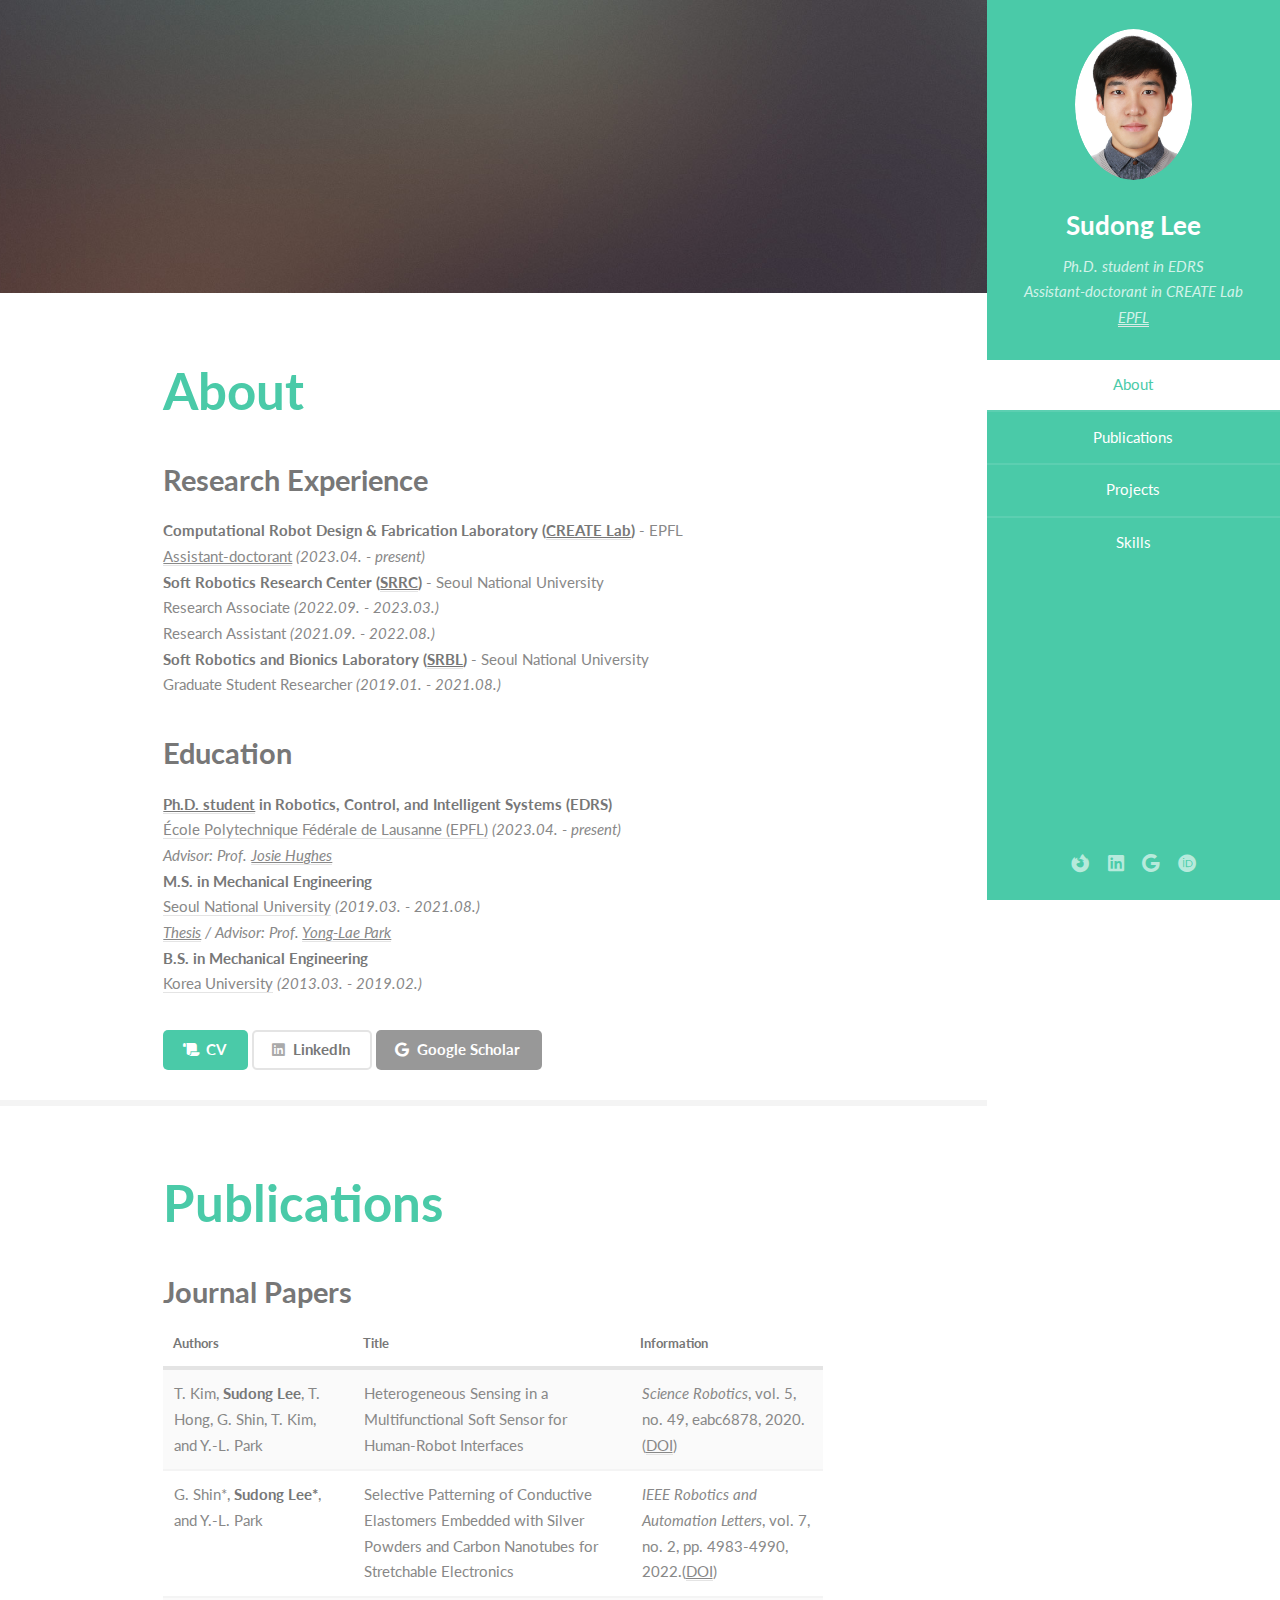
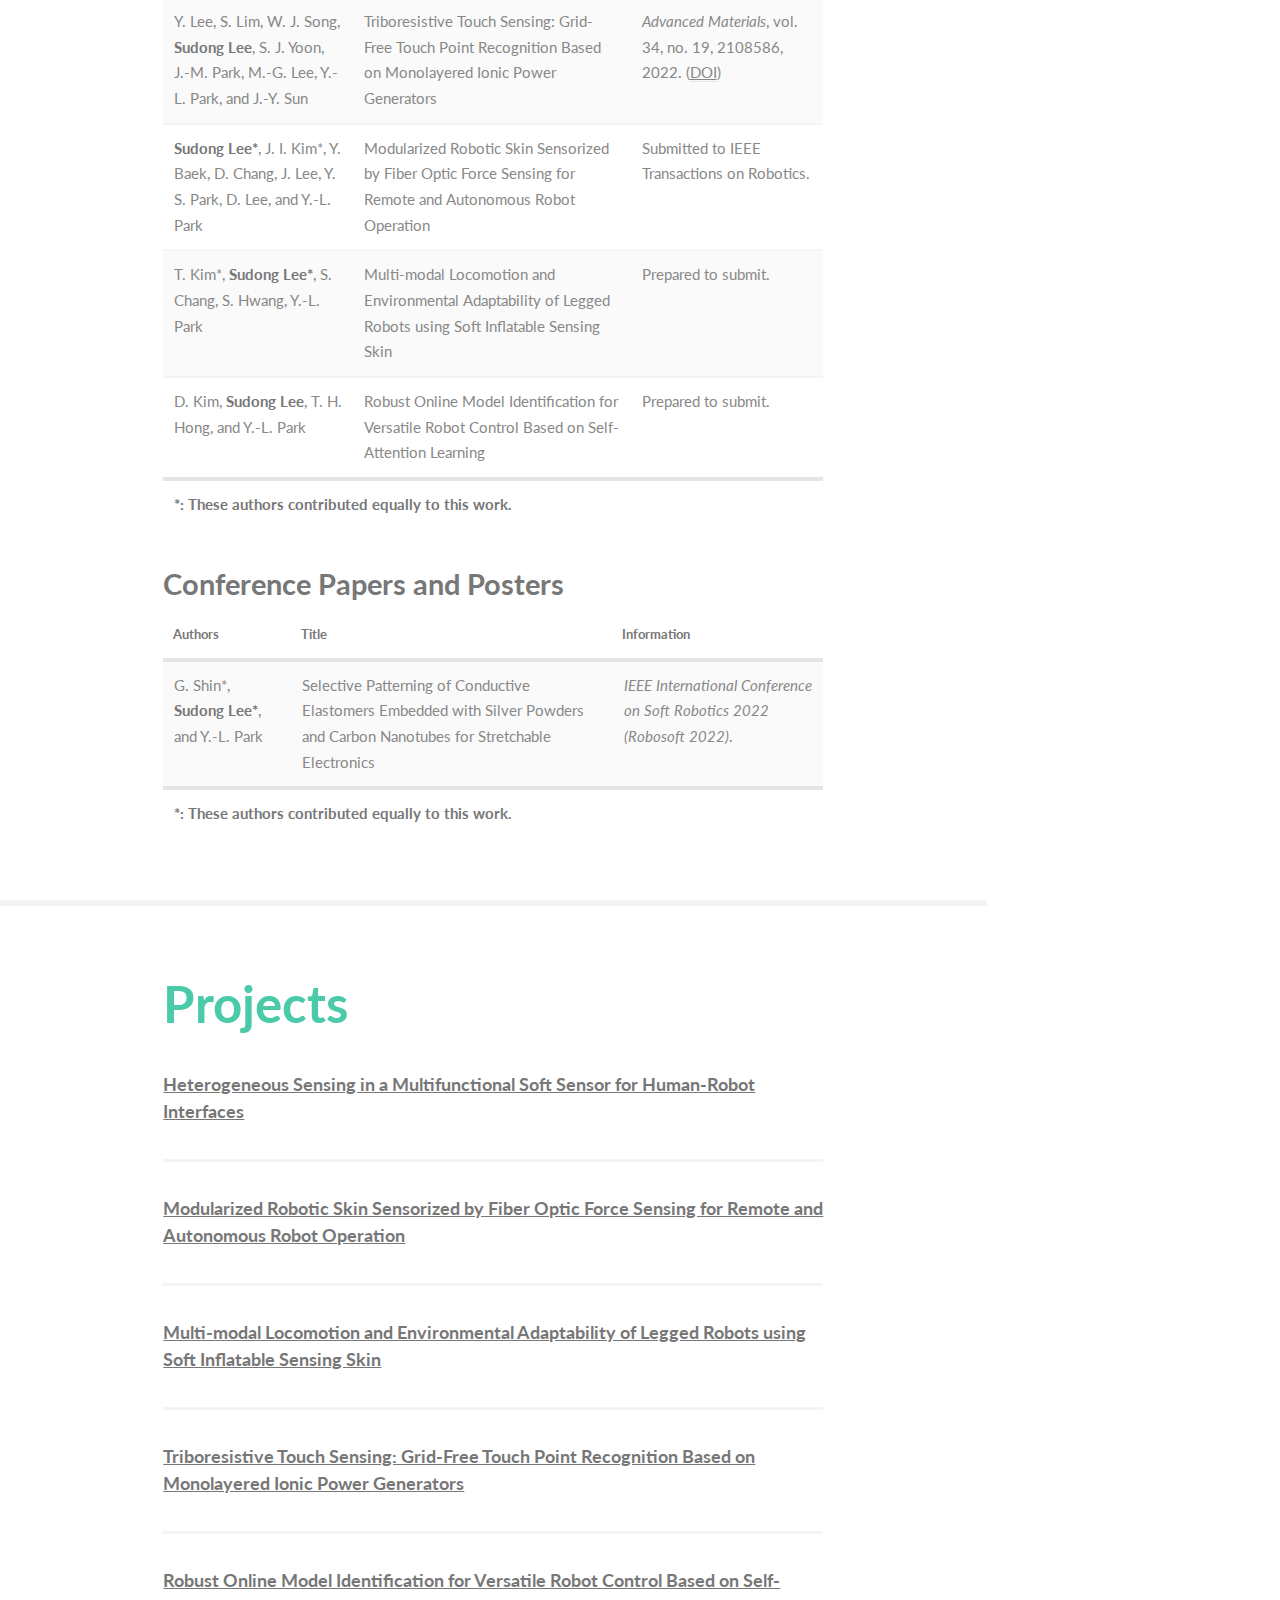
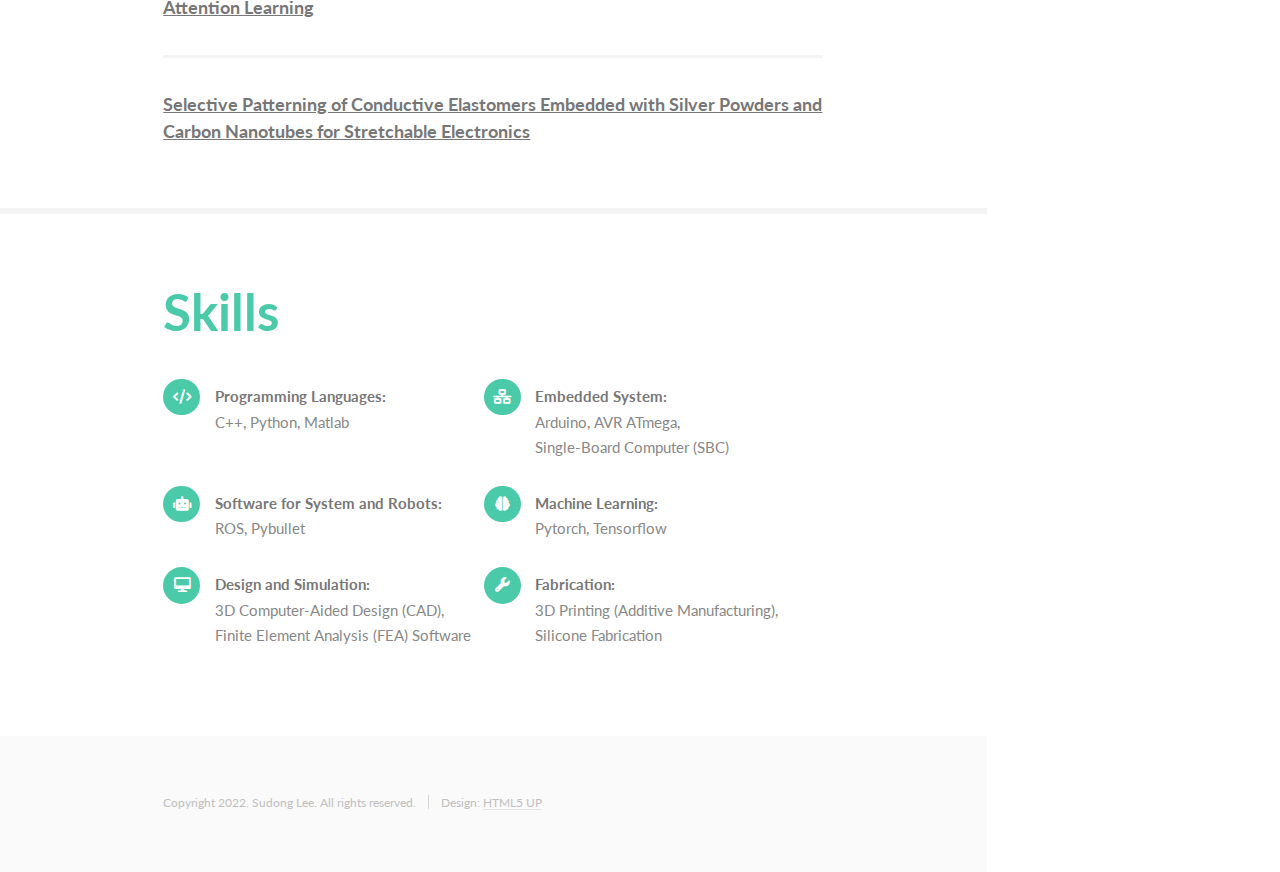
<file: index.html>
<!DOCTYPE HTML>
<!--
	Read Only by HTML5 UP
	html5up.net | @ajlkn
	Free for personal and commercial use under the CCA 3.0 license (html5up.net/license)
-->
<html>
	<head>
		<title>Sudong Lee</title>
		<meta charset="utf-8" />
		<meta name="viewport" content="width=device-width, initial-scale=1, user-scalable=no" />
		<link rel="stylesheet" href="assets/css/main.css" />
	</head>
	<body class="is-preload">

		<!-- Header -->
			<section id="header">
				<header>
					<span class="image avatar"><img src="images/S_Lee.jpg" alt="" /></span>
					<h1 id="logo"><a href="#">Sudong Lee</a></h1>
					<p>Ph.D. student in EDRS<br />
					Assistant-doctorant in CREATE Lab<br />
					<u><a href="https://people.epfl.ch/sudong.lee">EPFL</a></u></p>
				</header>
				<nav id="nav">
					<ul>
						<li><a href="#about" class="active">About</a></li>
						<li><a href="#publications">Publications</a></li>
						<li><a href="#projects">Projects</a></li>
						<li><a href="#skills">Skills</a></li>
					</ul>
				</nav>
				<footer>
					<ul class="icons">
						<li><a href="https://slee000.github.io/" class="icon brands fa-firefox-browser"><span class="label">Homepage</span></a></li>
						<li><a href="https://www.linkedin.com/in/slee0" class="icon brands fa-linkedin"><span class="label">LinkedIn</span></a></li>
						<li><a href="https://scholar.google.com/citations?user=OreDuWEAAAAJ" class="icon brands fa-google"><span class="label">GoogleScholar</span></a></li>
						<li><a href="https://orcid.org/0000-0002-8928-6070" class="icon brands fa-orcid"><span class="label">Orcid</span></a></li>												
					</ul>
				</footer>
			</section>

		<!-- Wrapper -->
			<div id="wrapper">

				<!-- Main -->
					<div id="main">

						<!-- About -->
							<section id="about">
								<div class="image main" data-position="center">
									<img src="images/banner.jpg" alt="" />
								</div>
								<div class="container">
									<header class="major">
										<h2>About</h2>
									</header>
									<h2>Research Experience</h2>																
									<p><b>Computational Robot Design & Fabrication Laboratory (<u><a href="https://www.epfl.ch/labs/create/">CREATE Lab</a></u>)</b> - EPFL<br />
									<u><a href="https://people.epfl.ch/sudong.lee">Assistant-doctorant</a></u> <em>(2023.04. - present)</em><br />
									<b>Soft Robotics Research Center (<u><a href="https://www.srrc.snu.ac.kr/">SRRC</a></u>)</b> - Seoul National University<br />
									Research Associate <em>(2022.09. - 2023.03.)</em><br />
									Research Assistant <em>(2021.09. - 2022.08.)</em><br />
									<b>Soft Robotics and Bionics Laboratory (<u><a href="http://softrobotics.snu.ac.kr">SRBL</a></u>)</b> - Seoul National University <br />
									Graduate Student Researcher <em>(2019.01. - 2021.08.)</em></p>
									<h2>Education</h2>
									<p><b><u><a href="https://people.epfl.ch/sudong.lee">Ph.D. student</a></u> in Robotics, Control, and Intelligent Systems (EDRS)</b><br />
									<a href="https://www.epfl.ch/">École Polytechnique Fédérale de Lausanne (EPFL)</a> <em>(2023.04. - present)</em><br />
									<em>Advisor: Prof. <u><a href="https://people.epfl.ch/josie.hughes">Josie Hughes</a></u></em><br />
									<b>M.S. in Mechanical Engineering</b><br />
									<a href="https://en.snu.ac.kr/">Seoul National University</a> <em>(2019.03. - 2021.08.)</em><br />
									<em><u><a href="https://s-space.snu.ac.kr/handle/10371/178146">Thesis</a></u> / Advisor: Prof. <u><a href="https://scholar.google.com/citations?user=kBsTE7AAAAAJ">Yong-Lae Park</a></u></em><br />
									<b>B.S. in Mechanical Engineering</b><br />
									<a href="https://www.korea.edu/">Korea University</a> <em>(2013.03. - 2019.02.)</em></p>
									<a href="docs/Curriculum_Vitae_-_SudongLee_-_Web.pdf" class="button primary icon solid fa-scroll">CV</a>
									<a href="https://www.linkedin.com/in/slee0" class="button alt icon brands fa-linkedin">LinkedIn</a>
									<a href="https://scholar.google.com/citations?user=OreDuWEAAAAJ" class="button icon brands fa-google">Google Scholar</a>
									<!--<a href="https://orcid.org/0000-0002-8928-6070" class="button alt icon brands fa-orcid">ORCiD</a>-->
								</div>
							</section>

						<!-- Publications -->
							<section id="publications">
								<div class="container">
									<header class="major">
										<h2>Publications</h2>
									</header>
									<h2>Journal Papers</h2>
									<table>
										<thead>
											<tr>
												<th>Authors</th>
												<th>Title</th>
												<th>Information</th>
											</tr>
										</thead>
										<tbody>
											<tr>
												<td>T. Kim, <b>Sudong Lee</b>, T. Hong, G. Shin, T. Kim, and Y.-L. Park</td>
												<td>Heterogeneous Sensing in a  Multifunctional Soft Sensor for Human-Robot Interfaces</td>
												<td><em>Science Robotics</em>, vol. 5, no. 49, eabc6878, 2020. (<u><a href="https://doi.org/10.1126/scirobotics.abc6878">DOI</a></u>)</td>
											</tr>
											<tr>
												<td>G. Shin*, <b>Sudong Lee*</b>, and Y.-L. Park<br />
												<td>Selective Patterning of Conductive Elastomers Embedded with Silver Powders and Carbon Nanotubes for Stretchable Electronics</td>
												<td><em>IEEE Robotics and Automation Letters</em>, vol. 7, no. 2, pp. 4983-4990, 2022.(<u><a href="https://doi.org/10.1109/LRA.2022.3153707">DOI</a></u>)</td>
											</tr>
											<tr>
												<td>Y. Lee, S. Lim, W. J. Song, <b>Sudong Lee</b>, S. J. Yoon, J.-M. Park, M.-G. Lee, Y.-L. Park, and J.-Y. Sun</td>
												<td>Triboresistive Touch Sensing: Grid‐Free Touch Point Recognition Based on Monolayered Ionic Power Generators</td>
												<td><em>Advanced Materials</em>, vol. 34, no. 19, 2108586, 2022. (<u><a href="https://doi.org/10.1002/adma.202108586">DOI</a></u>)</td>
											</tr>
											<tr>
												<td><b>Sudong Lee*</b>, J. I. Kim*, Y. Baek, D. Chang, J. Lee, Y. S. Park, D. Lee, and Y.-L. Park</td>
												<td>Modularized Robotic Skin Sensorized by Fiber Optic Force Sensing for Remote and Autonomous Robot Operation</td>
												<td>Submitted to IEEE Transactions on Robotics.</td>
											</tr>
											<tr>
												<td>T. Kim*, <b>Sudong Lee*</b>, S. Chang, S. Hwang, Y.-L. Park</td>
												<td>Multi-modal Locomotion and Environmental Adaptability of Legged Robots using Soft Inflatable Sensing Skin</td>
												<td>Prepared to submit.</td>
											</tr>
											<tr>
												<td>D. Kim, <b>Sudong Lee</b>, T. H. Hong, and Y.-L. Park</td>
												<td>Robust Online Model Identification for Versatile Robot Control Based on Self-Attention Learning</td>
												<td>Prepared to submit.</td>
											</tr>											
										</tbody>
										<tfoot>
											<tr>
												<td colspan="2"><b>*: These authors contributed equally to this work.</b></td>
											</tr>										
										</tfoot>
									</table>
									<h2>Conference Papers and Posters</h2>
									<table>
										<thead>
											<tr>
												<th>Authors</th>
												<th>Title</th>
												<th>Information</th>
											</tr>
										</thead>
										<tbody>
											<tr>
												<td>G. Shin*, <b>Sudong Lee*</b>, and Y.-L. Park<br />
												<td>Selective Patterning of Conductive Elastomers Embedded with Silver Powders and Carbon Nanotubes for Stretchable Electronics</td>
												<td><em>IEEE International Conference on Soft Robotics 2022 (Robosoft 2022)</em>.</td>
											</tr>										
										</tbody>
										<tfoot>
											<tr>
												<td colspan="2"><b>*: These authors contributed equally to this work.</b></td>
											</tr>										
										</tfoot>
									</table>									
								</div>
							</section>

						<!-- Projects -->
							<section id="projects">
								<div class="container">
									<header class="major">
										<h2>Projects</h2>
									</header>
									<div class="features">
										<article>
											<h4><u><a href="P_Heterogeneous.html">Heterogeneous Sensing in a Multifunctional Soft Sensor for Human-Robot Interfaces</a></u></h4>
										</article>									
										<article>
											<h4><u><a href="P_Modularized.html">Modularized Robotic Skin Sensorized by Fiber Optic Force Sensing for Remote and Autonomous Robot Operation</a></u></h4>
										</article>
										<article>
											<h4><u><a href="P_Multi-modal.html">Multi-modal Locomotion and Environmental Adaptability of Legged Robots using Soft Inflatable Sensing Skin</a></u></h4>
										</article>
										<article>
											<h4><u><a href="P_Triboresistive.html">Triboresistive Touch Sensing: Grid‐Free Touch Point Recognition Based on Monolayered Ionic Power Generators</a></u></h4>
										</article>
										<article>
											<h4><u><a href="P_Robust.html">Robust Online Model Identification for Versatile Robot Control Based on Self-Attention Learning</a></u></h4>
										</article>
										<article>
											<h4><u><a href="P_Selective.html">Selective Patterning of Conductive Elastomers Embedded with Silver Powders and Carbon Nanotubes for Stretchable Electronics</a></u></h4>
										</article>										
									</div>
								</div>
							</section>

						<!-- Skills -->
							<section id="skills">
								<div class="container">
									<header class="major">
										<h2>Skills</h2>
									</header>									
									<ul class="feature-icons">
									    <li class="icon solid fa-code"><b>Programming Languages:</b><br />C++, Python, Matlab</li>
										<li class="icon solid fa-network-wired"><b>Embedded System:</b><br />Arduino, AVR ATmega,<br />Single-Board Computer (SBC)</li>
										<li class="icon solid fa-robot"><b>Software for System and Robots:</b><br />ROS, Pybullet</li>
										<li class="icon solid fa-brain"><b>Machine Learning:</b><br />Pytorch, Tensorflow</li>										
									    <li class="icon solid fa-desktop"><b>Design and Simulation:</b><br />3D Computer-Aided Design (CAD),<br />Finite Element Analysis (FEA) Software</li>															
										<li class="icon solid fa-wrench"><b>Fabrication:</b><br />3D Printing (Additive Manufacturing),<br />Silicone Fabrication</li>
									</ul>
								</div>
							</section>
							
					</div>

				<!-- Footer -->
					<section id="footer">
						<div class="container">
							<ul class="copyright">
								<li>Copyright 2022. Sudong Lee. All rights reserved.</li><li>Design: <a href="https://html5up.net">HTML5 UP</a></li>
							</ul>
						</div>
					</section>

			</div>

		<!-- Scripts -->
			<script src="assets/js/jquery.min.js"></script>
			<script src="assets/js/jquery.scrollex.min.js"></script>
			<script src="assets/js/jquery.scrolly.min.js"></script>
			<script src="assets/js/browser.min.js"></script>
			<script src="assets/js/breakpoints.min.js"></script>
			<script src="assets/js/util.js"></script>
			<script src="assets/js/main.js"></script>

	</body>
</html>
</file>
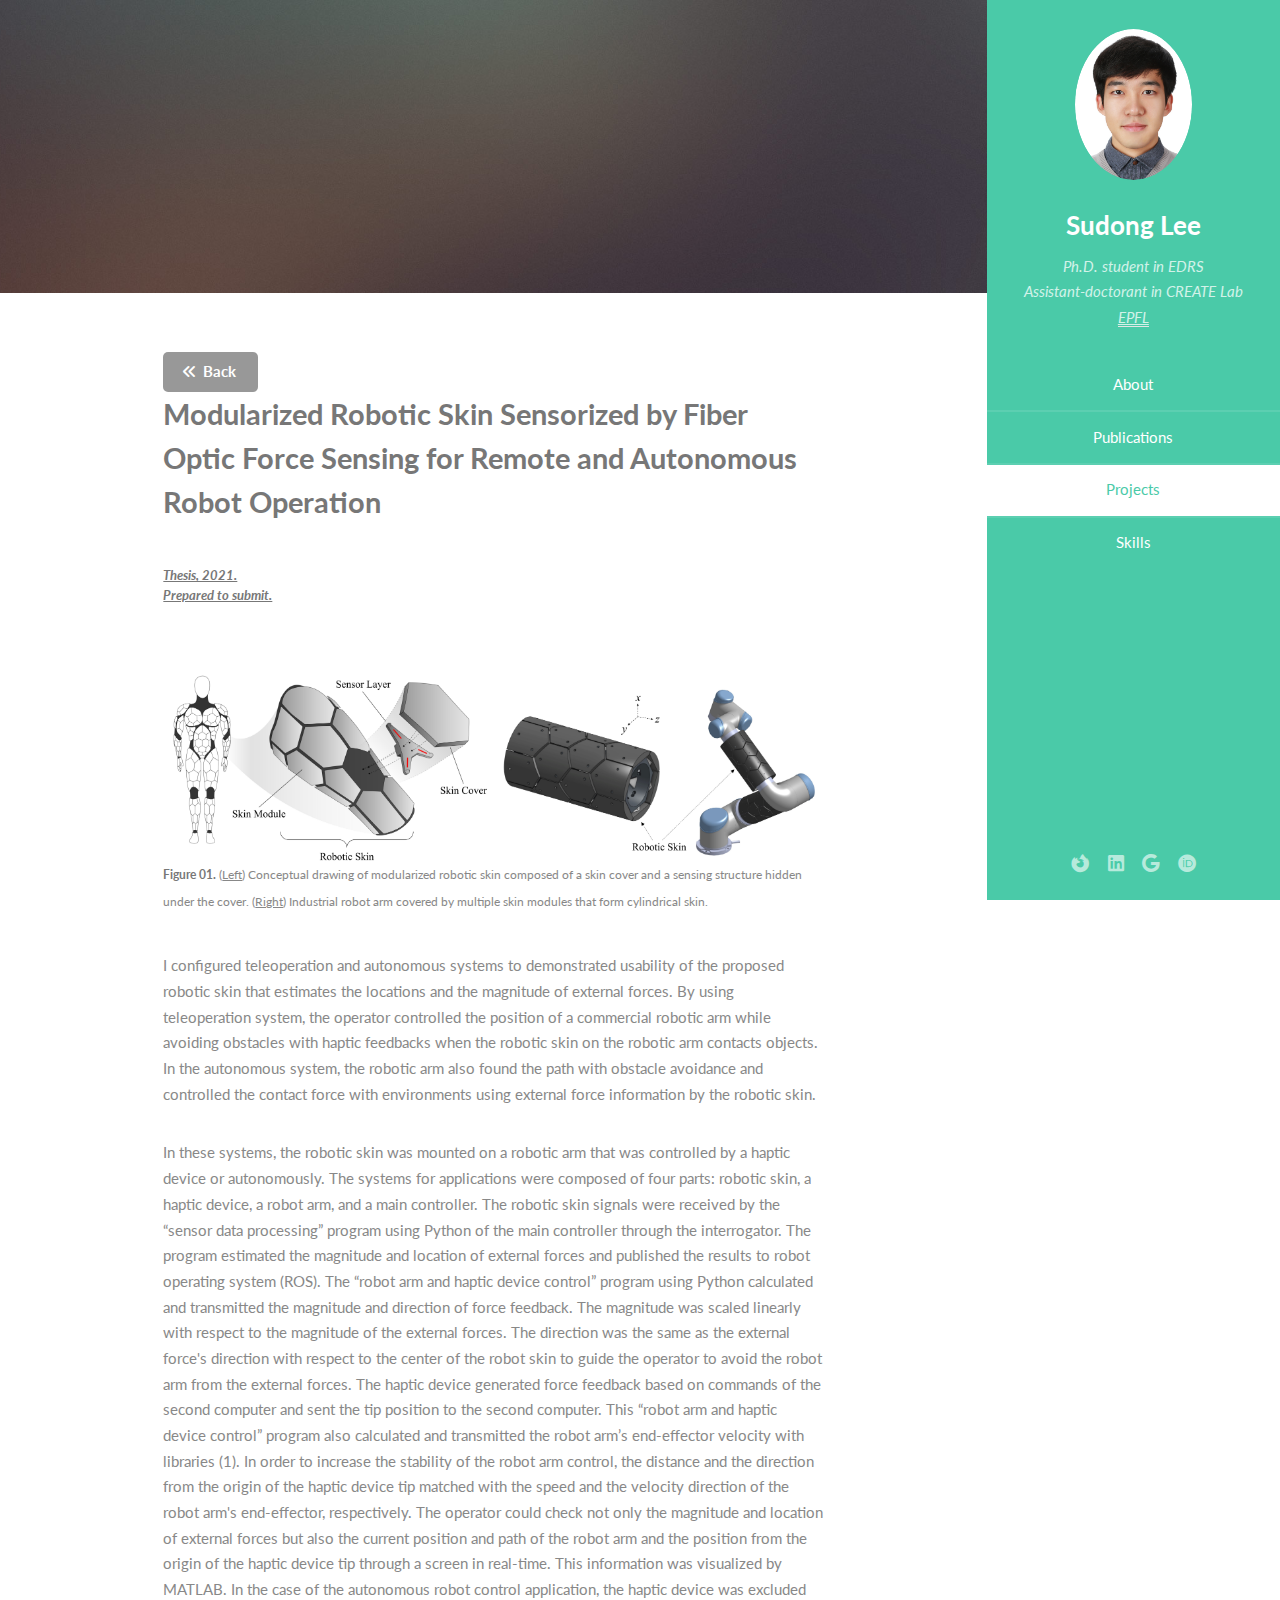
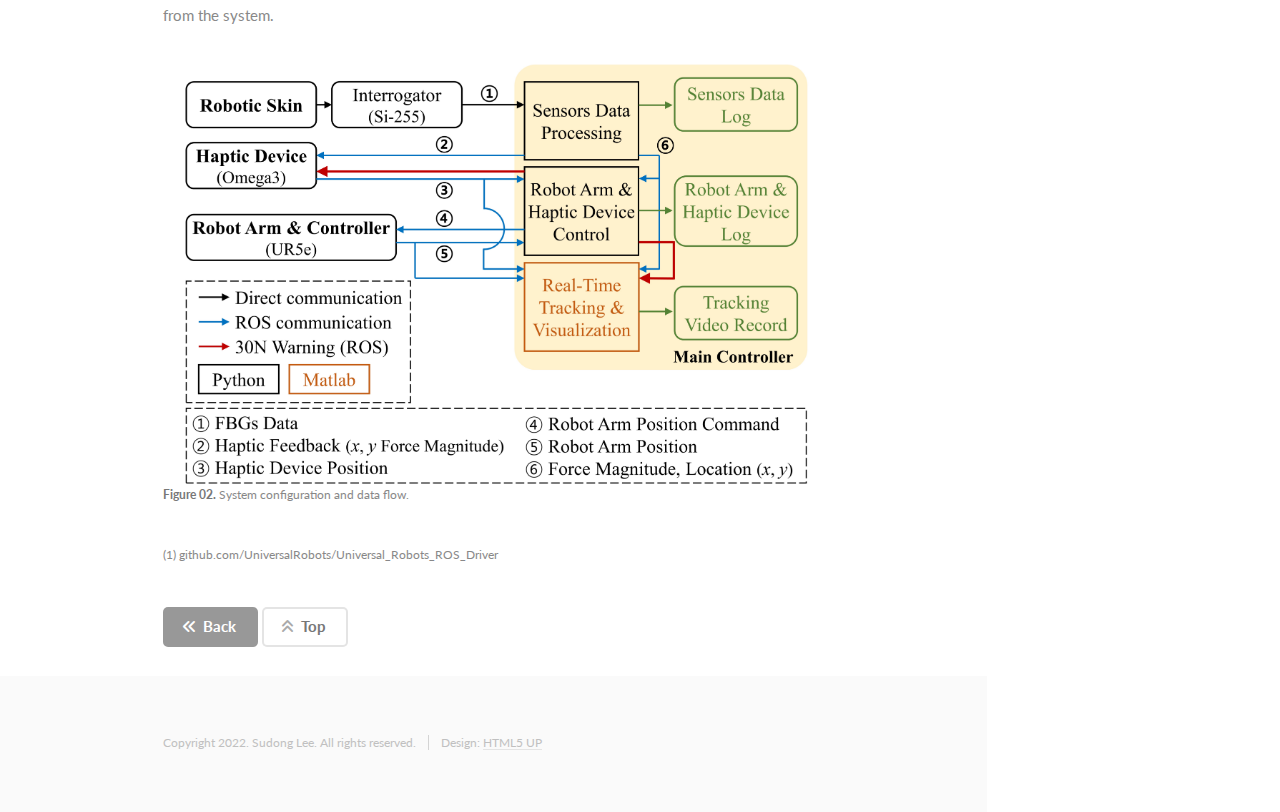
<file: P_Modularized.html>
<!DOCTYPE HTML>
<!--
	Read Only by HTML5 UP
	html5up.net | @ajlkn
	Free for personal and commercial use under the CCA 3.0 license (html5up.net/license)
-->
<html>
	<head>
		<title>Sudong Lee - Project</title>
		<meta charset="utf-8" />
		<meta name="viewport" content="width=device-width, initial-scale=1, user-scalable=no" />
		<link rel="stylesheet" href="assets/css/main.css" />
	</head>
	<body class="is-preload">

		<!-- Header -->
			<section id="header">
				<header>
					<span class="image avatar"><img src="images/S_Lee.jpg" alt="" /></span>
					<h1 id="logo"><a href="index.html">Sudong Lee</a></h1>
					<p>Ph.D. student in EDRS<br />
					Assistant-doctorant in CREATE Lab<br />
					<u><a href="https://people.epfl.ch/sudong.lee">EPFL</a></u></p>
				</header>
				<nav id="nav">
					<ul>
						<li><a href="index.html#about">About</a></li>
						<li><a href="index.html#publications">Publications</a></li>
						<li><a href="index.html#projects" class="active">Projects</a></li>
						<li><a href="index.html#skills">Skills</a></li>
					</ul>
				</nav>
				<footer>
					<ul class="icons">
						<li><a href="https://slee000.github.io/" class="icon brands fa-firefox-browser"><span class="label">Homepage</span></a></li>
						<li><a href="https://www.linkedin.com/in/slee0" class="icon brands fa-linkedin"><span class="label">LinkedIn</span></a></li>
						<li><a href="https://scholar.google.com/citations?user=OreDuWEAAAAJ" class="icon brands fa-google"><span class="label">GoogleScholar</span></a></li>
						<li><a href="https://orcid.org/0000-0002-8928-6070" class="icon brands fa-orcid"><span class="label">Orcid</span></a></li>						
					</ul>
				</footer>
			</section>

		<!-- Wrapper -->
			<div id="wrapper">

				<!-- Main -->
					<div id="main">

						<!-- Project -->
							<section id="project">
								<div class="image main" data-position="center">
									<img src="images/banner.jpg" alt="" />
								</div>
								<div class="container">
								    <a href="index.html#projects" class="button icon solid fa-angle-double-left">Back</a>
									
									<h2>Modularized Robotic Skin Sensorized by Fiber Optic Force Sensing for Remote and Autonomous Robot Operation</h2>
									<br />
									<h5><u><a href="https://s-space.snu.ac.kr/handle/10371/178146"><em>Thesis, 2021.</em></a><br />
									<em>Prepared to submit.</em></u></h5>
									<br />
									
									<p><div><span class="image fit"><img src="images/Modularized_01.jpg" alt="" />
									<sup><b>Figure 01.</b> (<u>Left</u>) Conceptual drawing of modularized robotic skin composed of a skin cover and a sensing structure hidden under the cover.
									(<u>Right</u>) Industrial robot arm covered by multiple skin modules that form cylindrical skin.</sup></span></div></p>									
									
									<p> I configured teleoperation and autonomous systems to demonstrated usability of the proposed robotic skin that estimates the locations and the magnitude of external forces.
									By using teleoperation system, the operator controlled the position of a commercial robotic arm while avoiding obstacles with haptic feedbacks when the robotic skin on the robotic arm contacts objects.
									In the autonomous system, the robotic arm also found the path with obstacle avoidance and controlled the contact force with environments using external force information by the robotic skin.</p>
									
									<p>In these systems, the robotic skin was mounted on a robotic arm that was controlled by a haptic device or autonomously.
									The systems for applications were composed of four parts: robotic skin, a haptic device, a robot arm, and a main controller.
									The robotic skin signals were received by the “sensor data processing” program using Python of the main controller through the interrogator.
									The program estimated the magnitude and location of external forces and published the results to robot operating system (ROS).
									The “robot arm and haptic device control” program using Python calculated and transmitted the magnitude and direction of force feedback.
									The magnitude was scaled linearly with respect to the magnitude of the external forces.
									The direction was the same as the external force's direction with respect to the center of the robot skin to guide the operator to avoid the robot arm from the external forces.
									The haptic device generated force feedback based on commands of the second computer and sent the tip position to the second computer.
									This “robot arm and haptic device control” program also calculated and transmitted the robot arm’s end-effector velocity with libraries (1).
									In order to increase the stability of the robot arm control, the distance and the direction from the origin of the haptic device tip matched with the speed and the velocity direction of the robot arm's end-effector, respectively.
									The operator could check not only the magnitude and location of external forces but also the current position and path of the robot arm and the position from the origin of the haptic device tip through a screen in real-time.
									This information was visualized by MATLAB.
									In the case of the autonomous robot control application, the haptic device was excluded from the system.</p>
									
									<p><div><span class="image fit"><img src="images/Modularized_02.jpg" alt="" />
									<sup><b>Figure 02.</b> System configuration and data flow.</sup></span></div></p>
									
									<p><sup>(1) github.com/UniversalRobots/Universal_Robots_ROS_Driver</sup></p>
									
									<a href="index.html#projects" class="button icon solid fa-angle-double-left">Back</a>
									<a href="#project" class="button alt icon solid fa-angle-double-up">Top</a>		
								</div>
							</section>			
					</div>

				<!-- Footer -->
					<section id="footer">
						<div class="container">
							<ul class="copyright">
								<li>Copyright 2022. Sudong Lee. All rights reserved.</li><li>Design: <a href="https://html5up.net">HTML5 UP</a></li>
							</ul>
						</div>
					</section>

			</div>

		<!-- Scripts -->
			<script src="assets/js/jquery.min.js"></script>
			<script src="assets/js/jquery.scrollex.min.js"></script>
			<script src="assets/js/jquery.scrolly.min.js"></script>
			<script src="assets/js/browser.min.js"></script>
			<script src="assets/js/breakpoints.min.js"></script>
			<script src="assets/js/util.js"></script>
			<script src="assets/js/main.js"></script>

	</body>
</html>
</file>
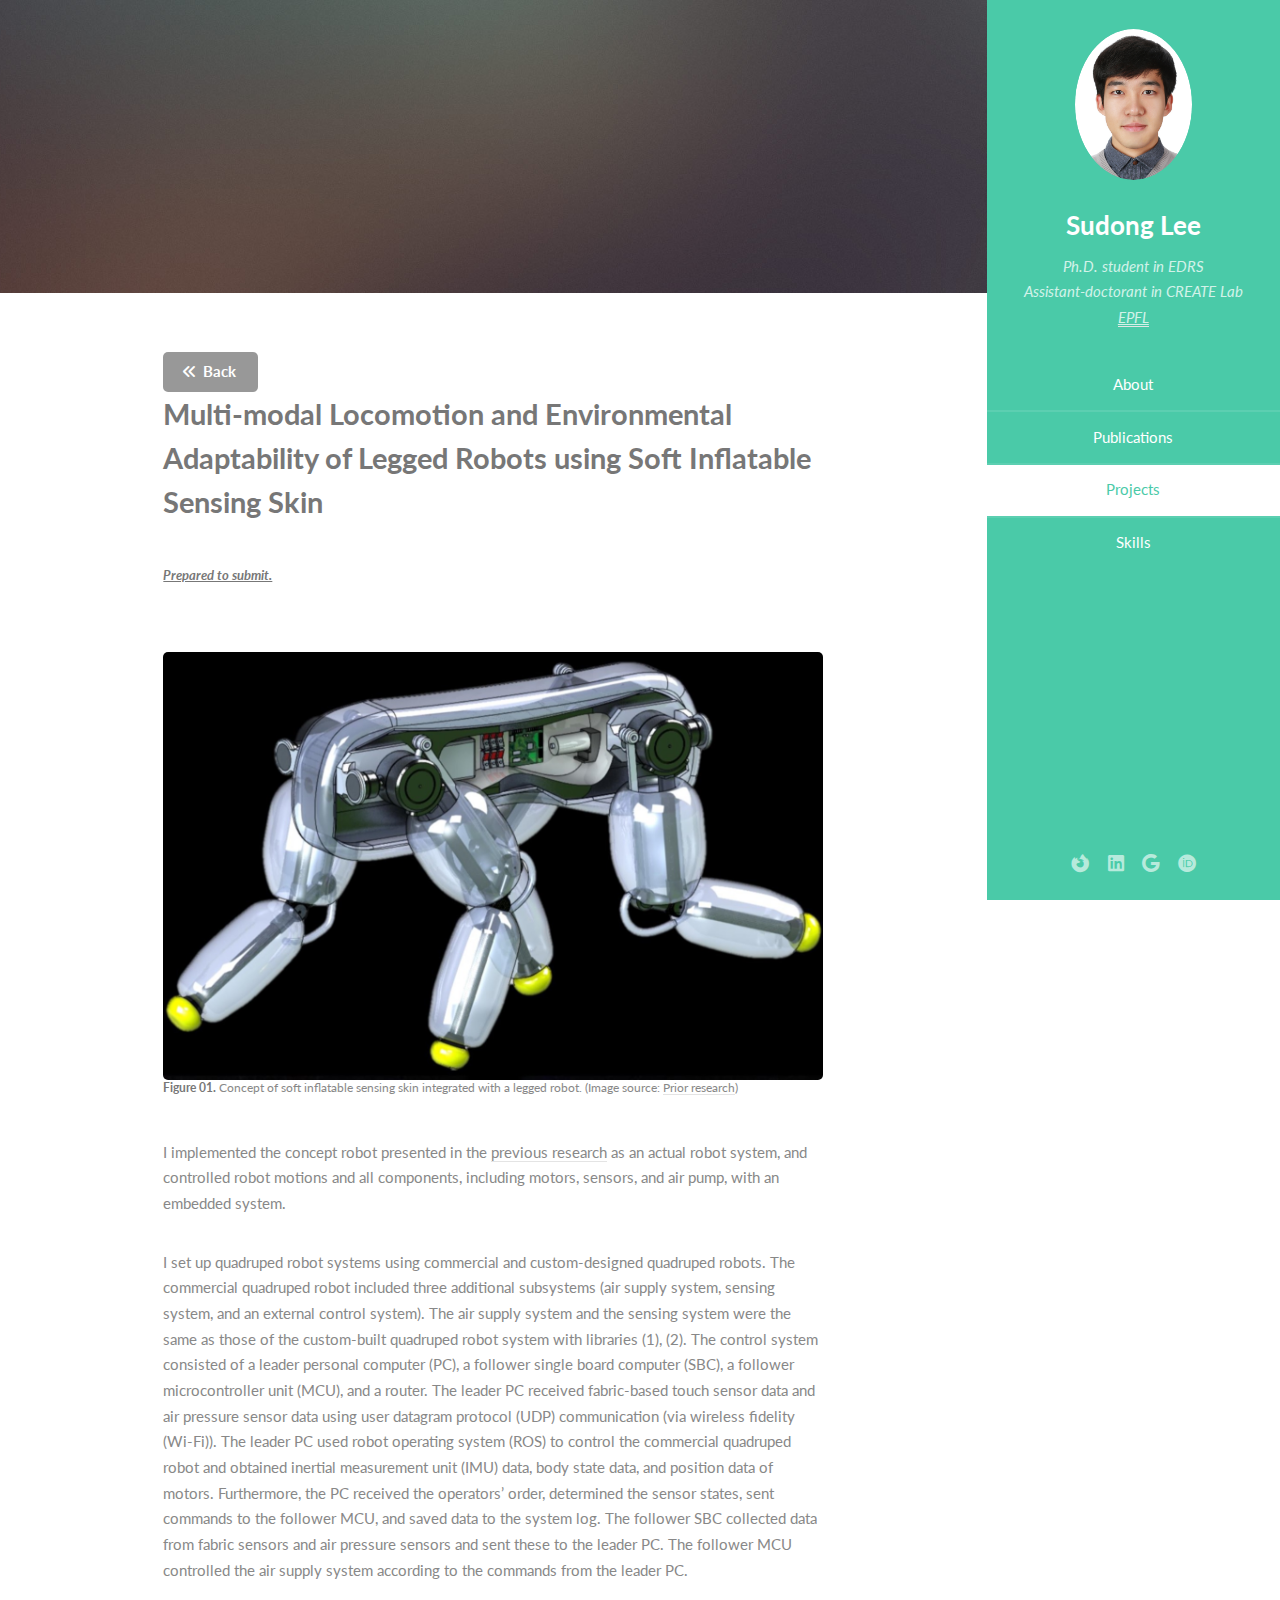
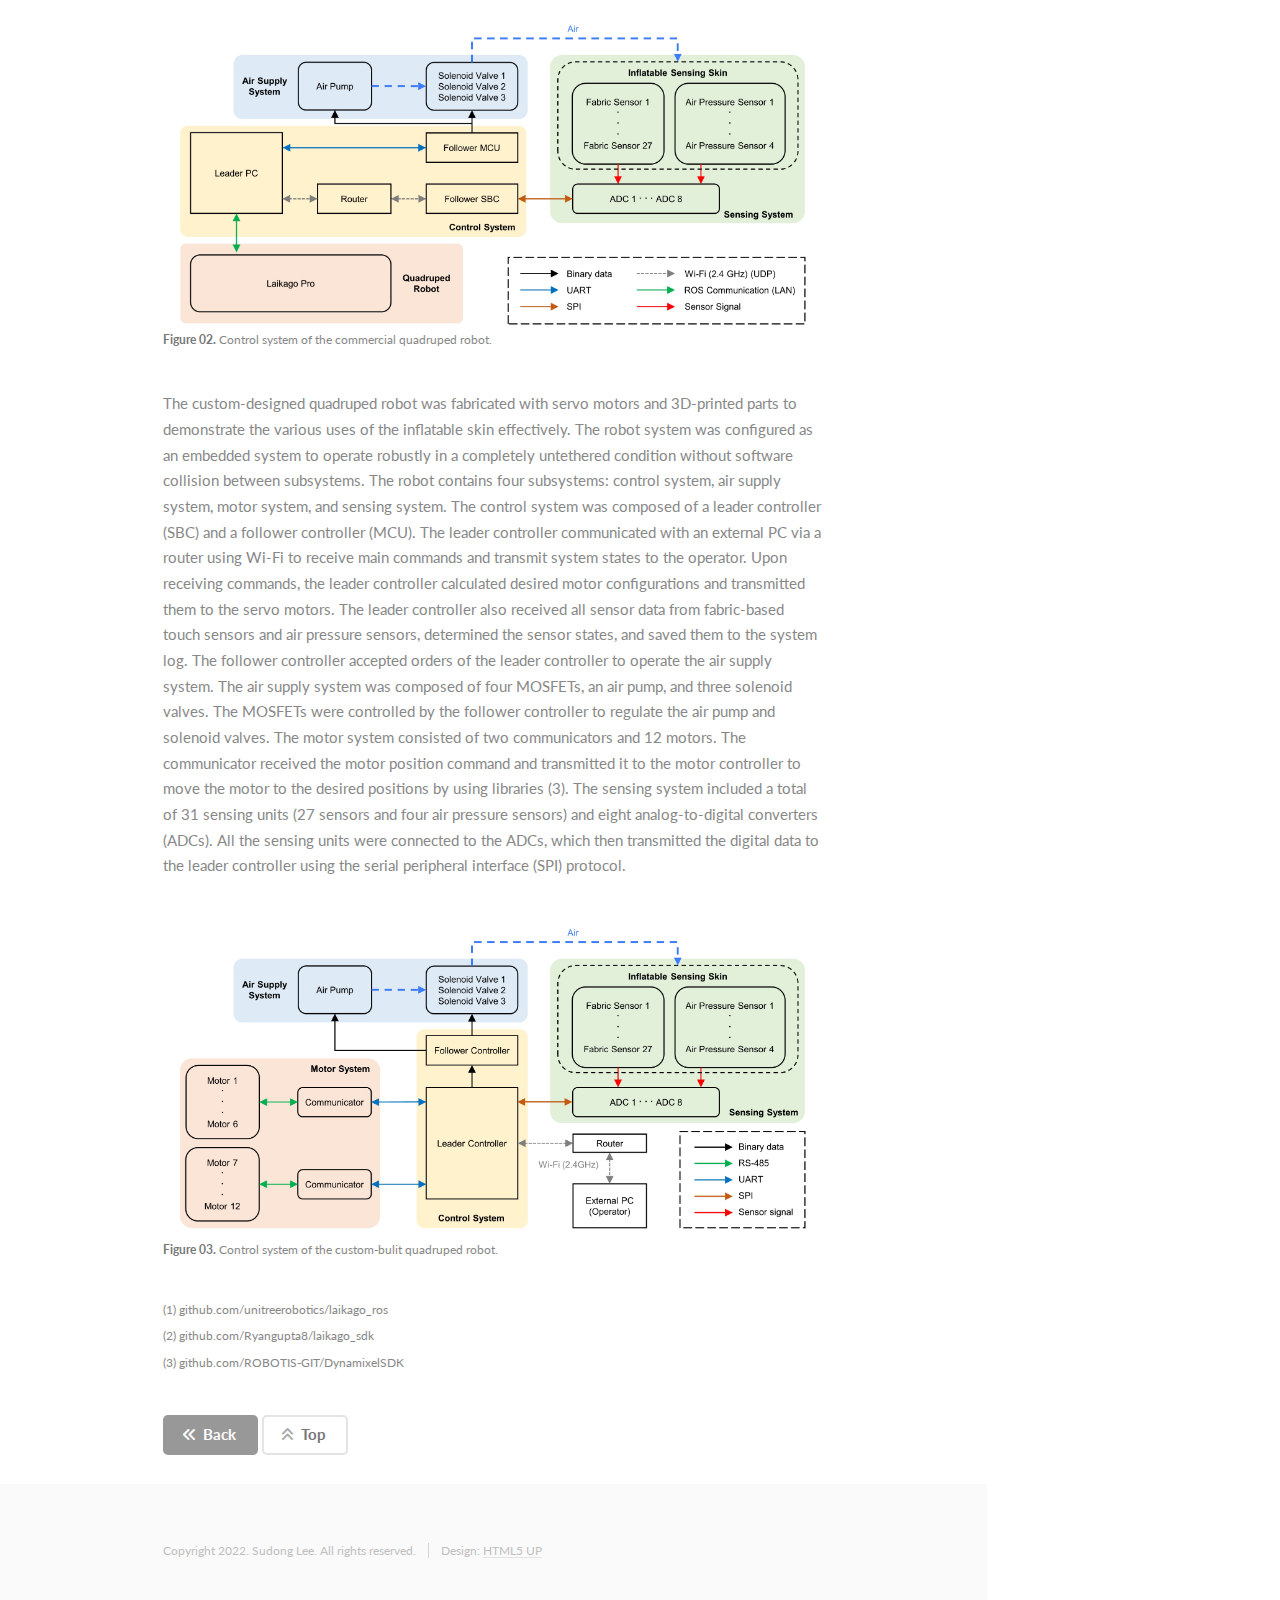
<file: P_Multi-modal.html>
<!DOCTYPE HTML>
<!--
	Read Only by HTML5 UP
	html5up.net | @ajlkn
	Free for personal and commercial use under the CCA 3.0 license (html5up.net/license)
-->
<html>
	<head>
		<title>Sudong Lee - Project</title>
		<meta charset="utf-8" />
		<meta name="viewport" content="width=device-width, initial-scale=1, user-scalable=no" />
		<link rel="stylesheet" href="assets/css/main.css" />
	</head>
	<body class="is-preload">

		<!-- Header -->
			<section id="header">
				<header>
					<span class="image avatar"><img src="images/S_Lee.jpg" alt="" /></span>
					<h1 id="logo"><a href="index.html">Sudong Lee</a></h1>
					<p>Ph.D. student in EDRS<br />
					Assistant-doctorant in CREATE Lab<br />
					<u><a href="https://people.epfl.ch/sudong.lee">EPFL</a></u></p>
				</header>
				<nav id="nav">
					<ul>
						<li><a href="index.html#about">About</a></li>
						<li><a href="index.html#publications">Publications</a></li>
						<li><a href="index.html#projects" class="active">Projects</a></li>
						<li><a href="index.html#skills">Skills</a></li>
					</ul>
				</nav>
				<footer>
					<ul class="icons">
						<li><a href="https://slee000.github.io/" class="icon brands fa-firefox-browser"><span class="label">Homepage</span></a></li>
						<li><a href="https://www.linkedin.com/in/slee0" class="icon brands fa-linkedin"><span class="label">LinkedIn</span></a></li>
						<li><a href="https://scholar.google.com/citations?user=OreDuWEAAAAJ" class="icon brands fa-google"><span class="label">GoogleScholar</span></a></li>
						<li><a href="https://orcid.org/0000-0002-8928-6070" class="icon brands fa-orcid"><span class="label">Orcid</span></a></li>												
					</ul>
				</footer>
			</section>

		<!-- Wrapper -->
			<div id="wrapper">

				<!-- Main -->
					<div id="main">

						<!-- Project -->
							<section id="project">
								<div class="image main" data-position="center">
									<img src="images/banner.jpg" alt="" />
								</div>
								<div class="container">
								    <a href="index.html#projects" class="button icon solid fa-angle-double-left">Back</a>
									
									<h2>Multi-modal Locomotion and Environmental Adaptability of Legged Robots using Soft Inflatable Sensing Skin</h2>
									<br />
									<h5><u><em>Prepared to submit.</em></u></h5>
									<br />
									
									<p><div><span class="image fit"><img src="images/Multi-modal_01.jpg" alt="" />
									<sup><b>Figure 01.</b> Concept of soft inflatable sensing skin integrated with a legged robot. (Image source: <a href="https://doi.org/10.1109/ROBOSOFT.2019.8722711">Prior research</a>)</sup></span></div></p>
									
									<p> I implemented the concept robot presented in the <a href="https://doi.org/10.1109/ROBOSOFT.2019.8722711">previous research</a> as an actual robot system, and controlled robot motions and all components, including motors, sensors, and air pump, with an embedded system.</p>
									
									<p>I set up quadruped robot systems using commercial and custom-designed quadruped robots. The commercial quadruped robot included three additional subsystems (air supply system, sensing system, and an external control system).
									The air supply system and the sensing system were the same as those of the custom-built quadruped robot system with libraries (1), (2).
									The control system consisted of a leader personal computer (PC), a follower single board computer (SBC), a follower microcontroller unit (MCU), and a router.
									The leader PC received fabric-based touch sensor data and air pressure sensor data using user datagram protocol (UDP) communication (via wireless fidelity (Wi-Fi)).
									The leader PC used robot operating system (ROS) to control the commercial quadruped robot and obtained inertial measurement unit (IMU) data, body state data, and position data of motors.
									Furthermore, the PC received the operators’ order, determined the sensor states, sent commands to the follower MCU, and saved data to the system log.
									The follower SBC collected data from fabric sensors and air pressure sensors and sent these to the leader PC.
									The follower MCU controlled the air supply system according to the commands from the leader PC.</p>
									
									<p><div><span class="image fit"><img src="images/Multi-modal_02.jpg" alt="" />
									<sup><b>Figure 02.</b> Control system of the commercial quadruped robot.</sup></span></div></p>
									
									<p>The custom-designed quadruped robot was fabricated with servo motors and 3D-printed parts to demonstrate the various uses of the inflatable skin effectively.
									The robot system was configured as an embedded system to operate robustly in a completely untethered condition without software collision between subsystems.
									The robot contains four subsystems: control system, air supply system, motor system, and sensing system.
									The control system was composed of a leader controller (SBC) and a follower controller (MCU).
									The leader controller communicated with an external PC via a router using Wi-Fi to receive main commands and transmit system states to the operator.
									Upon receiving commands, the leader controller calculated desired motor configurations and transmitted them to the servo motors.
									The leader controller also received all sensor data from fabric-based touch sensors and air pressure sensors, determined the sensor states, and saved them to the system log.
									The follower controller accepted orders of the leader controller to operate the air supply system.
									The air supply system was composed of four MOSFETs, an air pump, and three solenoid valves.
									The MOSFETs were controlled by the follower controller to regulate the air pump and solenoid valves.
									The motor system consisted of two communicators and 12 motors.
									The communicator received the motor position command and transmitted it to the motor controller to move the motor to the desired positions by using libraries (3).
									The sensing system included a total of 31 sensing units (27 sensors and four air pressure sensors) and eight analog-to-digital converters (ADCs).
									All the sensing units were connected to the ADCs, which then transmitted the digital data to the leader controller using the serial peripheral interface (SPI) protocol.</p>
									
									<p><div><span class="image fit"><img src="images/Multi-modal_03.jpg" alt="" />
									<sup><b>Figure 03.</b> Control system of the custom-bulit quadruped robot.</sup></span></div></p>
									
									<p><sup>(1) github.com/unitreerobotics/laikago_ros<br />
									(2) github.com/Ryangupta8/laikago_sdk<br />
									(3) github.com/ROBOTIS-GIT/DynamixelSDK</sup></p>
									
									<a href="index.html#projects" class="button icon solid fa-angle-double-left">Back</a>
									<a href="#project" class="button alt icon solid fa-angle-double-up">Top</a>		
								</div>
							</section>			
					</div>

				<!-- Footer -->
					<section id="footer">
						<div class="container">
							<ul class="copyright">
								<li>Copyright 2022. Sudong Lee. All rights reserved.</li><li>Design: <a href="https://html5up.net">HTML5 UP</a></li>
							</ul>
						</div>
					</section>

			</div>

		<!-- Scripts -->
			<script src="assets/js/jquery.min.js"></script>
			<script src="assets/js/jquery.scrollex.min.js"></script>
			<script src="assets/js/jquery.scrolly.min.js"></script>
			<script src="assets/js/browser.min.js"></script>
			<script src="assets/js/breakpoints.min.js"></script>
			<script src="assets/js/util.js"></script>
			<script src="assets/js/main.js"></script>

	</body>
</html>
</file>
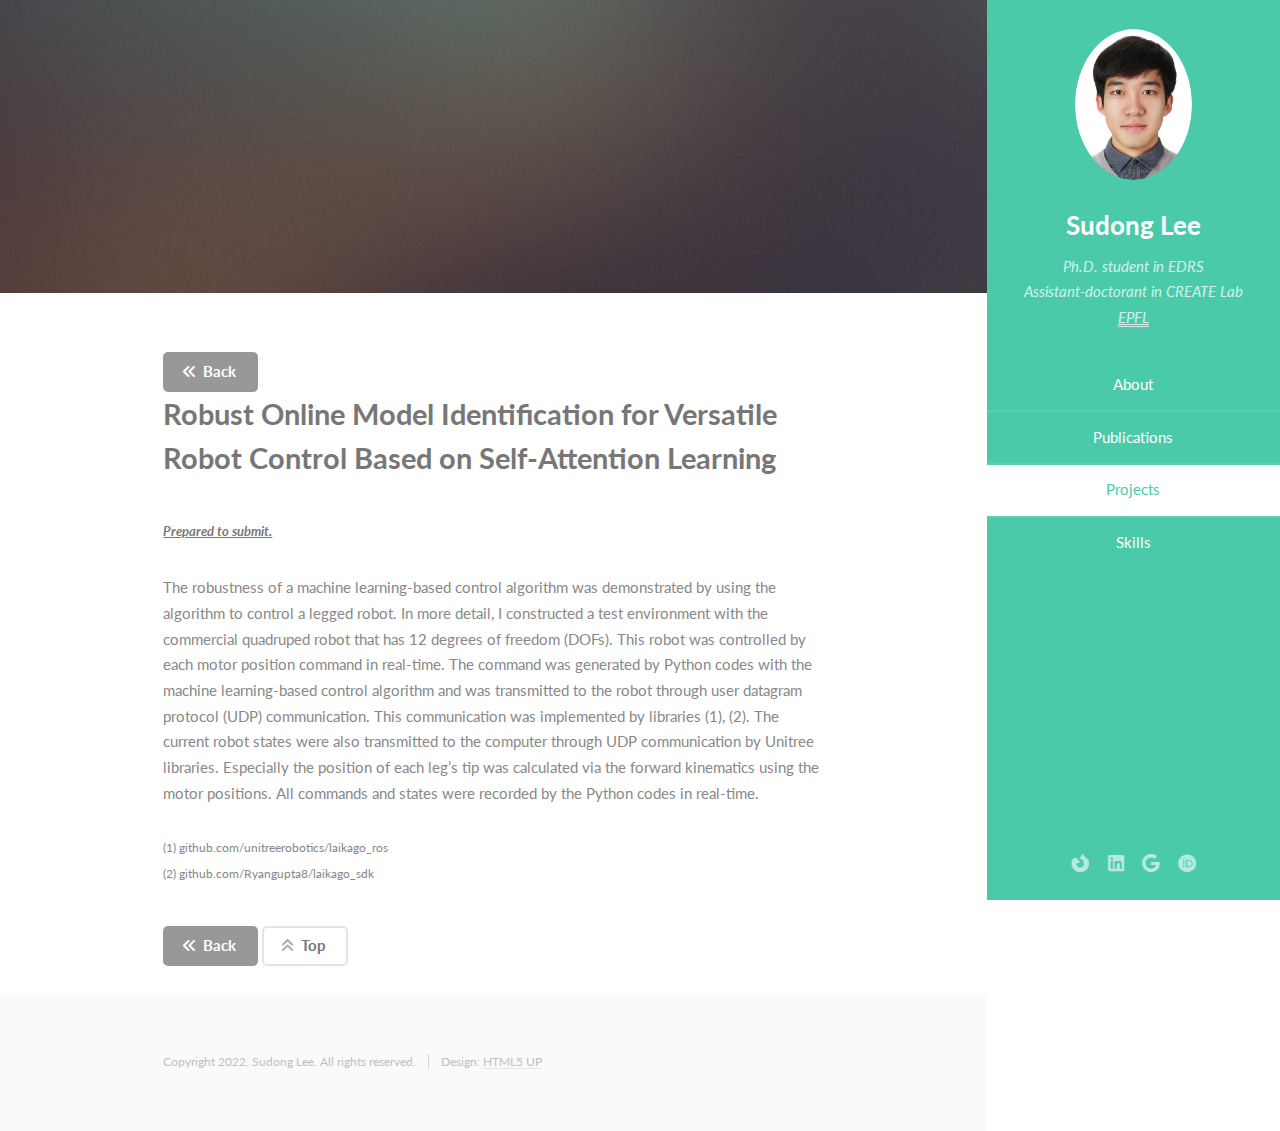
<file: P_Robust.html>
<!DOCTYPE HTML>
<!--
	Read Only by HTML5 UP
	html5up.net | @ajlkn
	Free for personal and commercial use under the CCA 3.0 license (html5up.net/license)
-->
<html>
	<head>
		<title>Sudong Lee - Project</title>
		<meta charset="utf-8" />
		<meta name="viewport" content="width=device-width, initial-scale=1, user-scalable=no" />
		<link rel="stylesheet" href="assets/css/main.css" />
	</head>
	<body class="is-preload">

		<!-- Header -->
			<section id="header">
				<header>
					<span class="image avatar"><img src="images/S_Lee.jpg" alt="" /></span>
					<h1 id="logo"><a href="index.html">Sudong Lee</a></h1>
					<p>Ph.D. student in EDRS<br />
					Assistant-doctorant in CREATE Lab<br />
					<u><a href="https://people.epfl.ch/sudong.lee">EPFL</a></u></p>
				</header>
				<nav id="nav">
					<ul>
						<li><a href="index.html#about">About</a></li>
						<li><a href="index.html#publications">Publications</a></li>
						<li><a href="index.html#projects" class="active">Projects</a></li>
						<li><a href="index.html#skills">Skills</a></li>
					</ul>
				</nav>
				<footer>
					<ul class="icons">
						<li><a href="https://slee000.github.io/" class="icon brands fa-firefox-browser"><span class="label">Homepage</span></a></li>
						<li><a href="https://www.linkedin.com/in/slee0" class="icon brands fa-linkedin"><span class="label">LinkedIn</span></a></li>
						<li><a href="https://scholar.google.com/citations?user=OreDuWEAAAAJ" class="icon brands fa-google"><span class="label">GoogleScholar</span></a></li>
						<li><a href="https://orcid.org/0000-0002-8928-6070" class="icon brands fa-orcid"><span class="label">Orcid</span></a></li>												
					</ul>
				</footer>
			</section>

		<!-- Wrapper -->
			<div id="wrapper">

				<!-- Main -->
					<div id="main">

						<!-- Project -->
							<section id="project">
								<div class="image main" data-position="center">
									<img src="images/banner.jpg" alt="" />
								</div>
								<div class="container">
								    <a href="index.html#projects" class="button icon solid fa-angle-double-left">Back</a>
									
									<h2>Robust Online Model Identification for Versatile Robot Control Based on Self-Attention Learning</h2>
									<br />
									<h5><u><em>Prepared to submit.</em></u></h5>
									<br />
									<p>The robustness of a machine learning-based control algorithm was demonstrated by using the algorithm to control a legged robot.
									In more detail, I constructed a test environment with the commercial quadruped robot that has 12 degrees of freedom (DOFs).
									This robot was controlled by each motor position command in real-time.
									The command was generated by Python codes with the machine learning-based control algorithm and was transmitted to the robot through user datagram protocol (UDP) communication.
									This communication was implemented by libraries (1), (2). The current robot states were also transmitted to the computer through UDP communication by Unitree libraries.
									Especially the position of each leg’s tip was calculated via the forward kinematics using the motor positions. All commands and states were recorded by the Python codes in real-time.</p>
									
									<p><sup>(1) github.com/unitreerobotics/laikago_ros<br />
									(2) github.com/Ryangupta8/laikago_sdk
									</sup></p>
									
									<a href="index.html#projects" class="button icon solid fa-angle-double-left">Back</a>
									<a href="#project" class="button alt icon solid fa-angle-double-up">Top</a>		
								</div>
							</section>			
					</div>

				<!-- Footer -->
					<section id="footer">
						<div class="container">
							<ul class="copyright">
								<li>Copyright 2022. Sudong Lee. All rights reserved.</li><li>Design: <a href="https://html5up.net">HTML5 UP</a></li>
							</ul>
						</div>
					</section>

			</div>

		<!-- Scripts -->
			<script src="assets/js/jquery.min.js"></script>
			<script src="assets/js/jquery.scrollex.min.js"></script>
			<script src="assets/js/jquery.scrolly.min.js"></script>
			<script src="assets/js/browser.min.js"></script>
			<script src="assets/js/breakpoints.min.js"></script>
			<script src="assets/js/util.js"></script>
			<script src="assets/js/main.js"></script>

	</body>
</html>
</file>
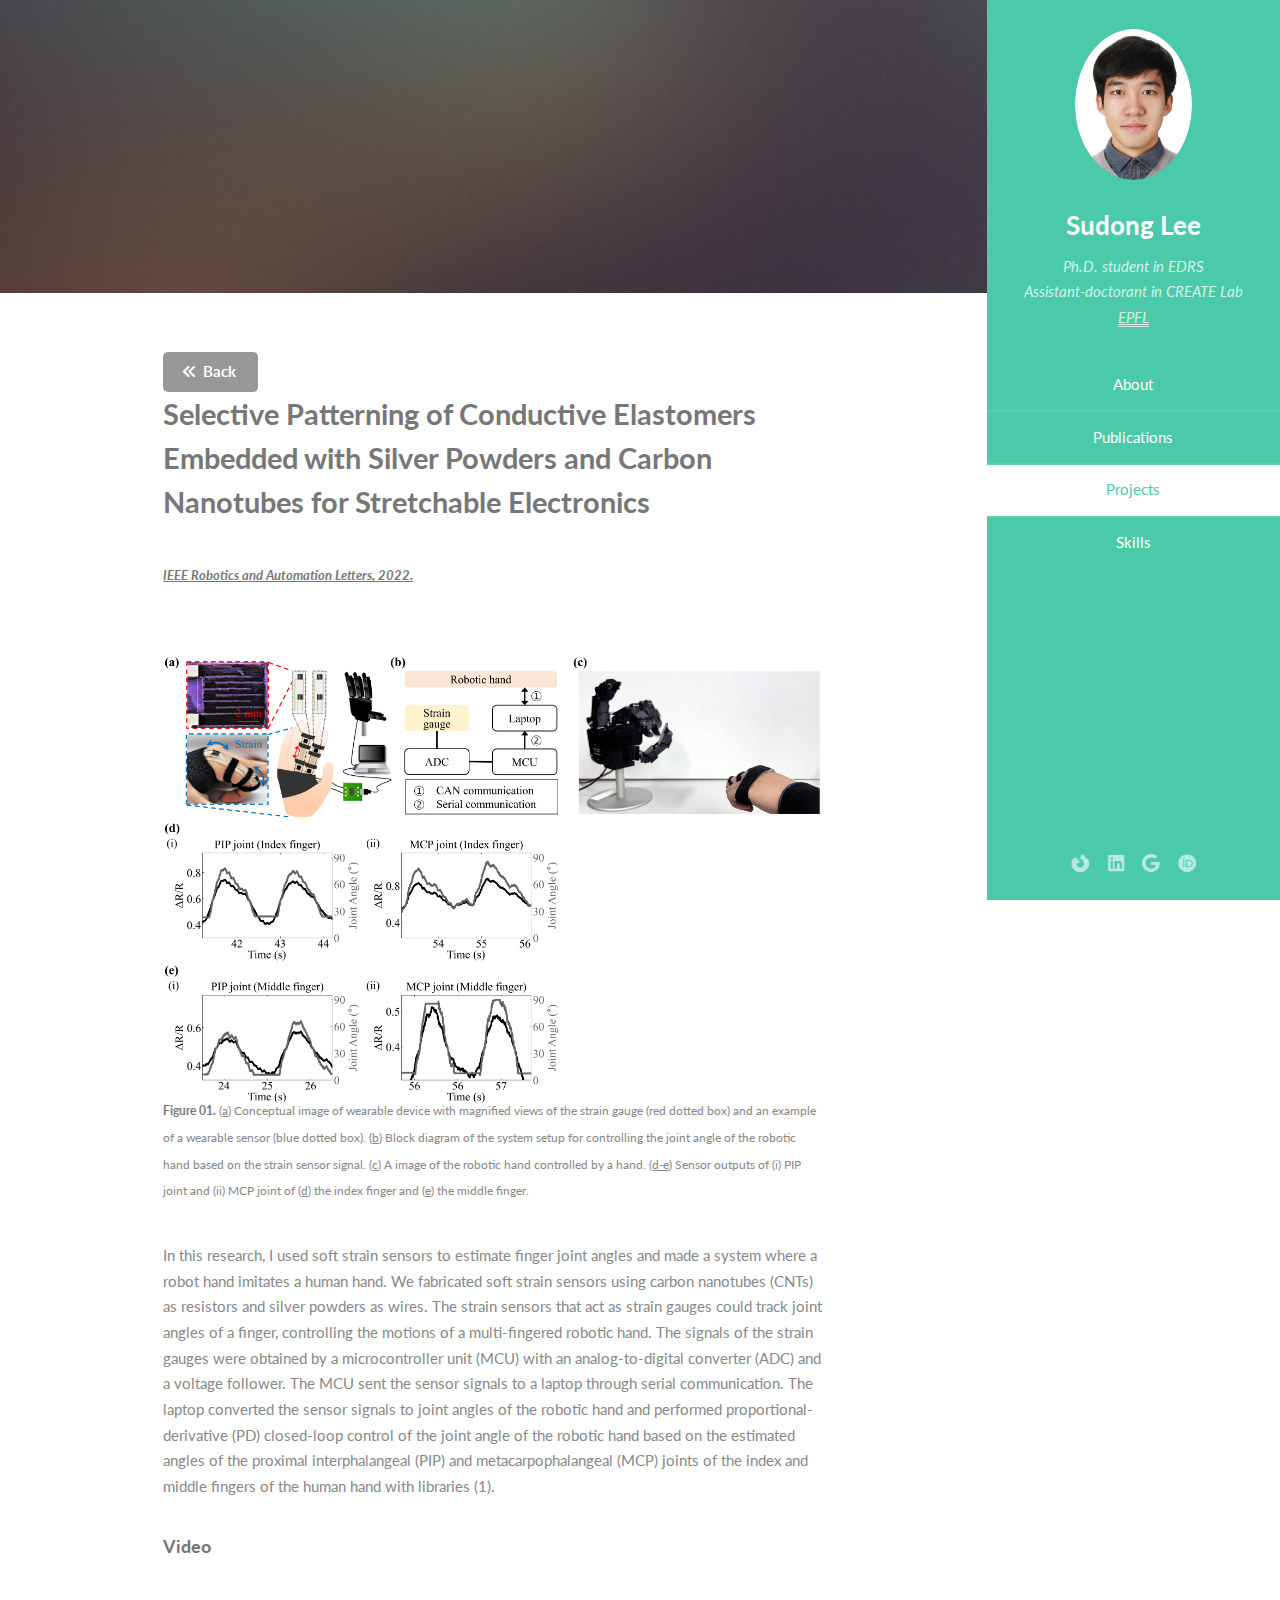
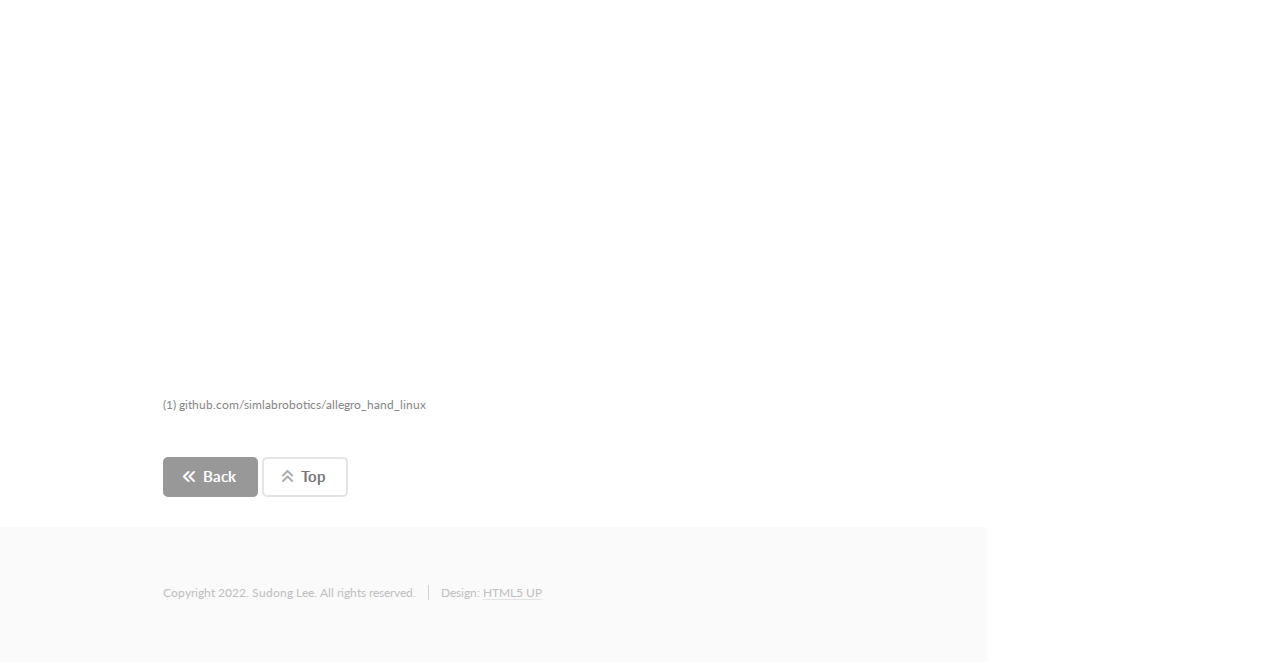
<file: P_Selective.html>
<!DOCTYPE HTML>
<!--
	Read Only by HTML5 UP
	html5up.net | @ajlkn
	Free for personal and commercial use under the CCA 3.0 license (html5up.net/license)
-->
<html>
	<head>
		<title>Sudong Lee - Project</title>
		<meta charset="utf-8" />
		<meta name="viewport" content="width=device-width, initial-scale=1, user-scalable=no" />
		<link rel="stylesheet" href="assets/css/main.css" />
	</head>
	<body class="is-preload">

		<!-- Header -->
			<section id="header">
				<header>
					<span class="image avatar"><img src="images/S_Lee.jpg" alt="" /></span>
					<h1 id="logo"><a href="index.html">Sudong Lee</a></h1>
					<p>Ph.D. student in EDRS<br />
					Assistant-doctorant in CREATE Lab<br />
					<u><a href="https://people.epfl.ch/sudong.lee">EPFL</a></u></p>
				</header>
				<nav id="nav">
					<ul>
						<li><a href="index.html#about">About</a></li>
						<li><a href="index.html#publications">Publications</a></li>
						<li><a href="index.html#projects" class="active">Projects</a></li>
						<li><a href="index.html#skills">Skills</a></li>
					</ul>
				</nav>
				<footer>
					<ul class="icons">
						<li><a href="https://slee000.github.io/" class="icon brands fa-firefox-browser"><span class="label">Homepage</span></a></li>
						<li><a href="https://www.linkedin.com/in/slee0" class="icon brands fa-linkedin"><span class="label">LinkedIn</span></a></li>
						<li><a href="https://scholar.google.com/citations?user=OreDuWEAAAAJ" class="icon brands fa-google"><span class="label">GoogleScholar</span></a></li>
						<li><a href="https://orcid.org/0000-0002-8928-6070" class="icon brands fa-orcid"><span class="label">Orcid</span></a></li>						
					</ul>
				</footer>
			</section>

		<!-- Wrapper -->
			<div id="wrapper">

				<!-- Main -->
					<div id="main">

						<!-- Project -->
							<section id="project">
								<div class="image main" data-position="center">
									<img src="images/banner.jpg" alt="" />
								</div>
								<div class="container">
								    <a href="index.html#projects" class="button icon solid fa-angle-double-left">Back</a>
									
									<h2>Selective Patterning of Conductive Elastomers Embedded with Silver Powders and Carbon Nanotubes for Stretchable Electronics</h2>
									<br />
									<h5><u><a href="https://doi.org/10.1109/LRA.2022.3153707"><em>IEEE Robotics and Automation Letters, 2022.</em></a></u></h5>
									<br />
									
									<p><div><span class="image fit"><img src="images/Selective.jpg" alt="" />
									<sup><b>Figure 01.</b> (<u>a</u>) Conceptual image of wearable device with magnified views of the strain gauge (red dotted box) and an example of a wearable sensor (blue dotted box).
									(<u>b</u>) Block diagram of the system setup for controlling the joint angle of the robotic hand based on the strain sensor signal.
									(<u>c</u>) A image of the robotic hand controlled by a hand.
									(<u>d-e</u>) Sensor outputs of (i) PIP joint and (ii) MCP joint of (<u>d</u>) the index finger and (<u>e</u>) the middle finger.</sup></span></div></p>
									
									<p>In this research, I used soft strain sensors to estimate finger joint angles and made a system where a robot hand imitates a human hand.
									We fabricated soft strain sensors using carbon nanotubes (CNTs) as resistors and silver powders as wires.
									The strain sensors that act as strain gauges could track joint angles of a finger, controlling the motions of a multi-fingered robotic hand.
									The signals of the strain gauges were obtained by a microcontroller unit (MCU) with an analog-to-digital converter (ADC) and a voltage follower.
									The MCU sent the sensor signals to a laptop through serial communication.
									The laptop converted the sensor signals to joint angles of the robotic hand and performed proportional-derivative (PD) closed-loop control of the joint angle of the robotic hand based on the estimated angles of the proximal interphalangeal (PIP) and metacarpophalangeal (MCP) joints of the index and middle fingers of the human hand with libraries (1).</p>
									
									<h4>Video</h4>
									<div class="video-container"><iframe width="1920" height="1080" src="https://www.youtube.com/embed/qR_XpTHV_WU" title="YouTube video player" frameborder="0" allow="accelerometer; autoplay; clipboard-write; encrypted-media; gyroscope; picture-in-picture" allowfullscreen></iframe></div><br />
								
									
									<p><sup>(1) github.com/simlabrobotics/allegro_hand_linux
									</sup></p>
									
									<a href="index.html#projects" class="button icon solid fa-angle-double-left">Back</a>
									<a href="#project" class="button alt icon solid fa-angle-double-up">Top</a>		
								</div>
							</section>			
					</div>

				<!-- Footer -->
					<section id="footer">
						<div class="container">
							<ul class="copyright">
								<li>Copyright 2022. Sudong Lee. All rights reserved.</li><li>Design: <a href="https://html5up.net">HTML5 UP</a></li>
							</ul>
						</div>
					</section>

			</div>

		<!-- Scripts -->
			<script src="assets/js/jquery.min.js"></script>
			<script src="assets/js/jquery.scrollex.min.js"></script>
			<script src="assets/js/jquery.scrolly.min.js"></script>
			<script src="assets/js/browser.min.js"></script>
			<script src="assets/js/breakpoints.min.js"></script>
			<script src="assets/js/util.js"></script>
			<script src="assets/js/main.js"></script>

	</body>
</html>
</file>
<file: assets/css/main.css>
@import url("fontawesome-all.min.css");
@import url("https://fonts.googleapis.com/css?family=Lato:400,400italic,700,700italic|Source+Code+Pro:400");

/*
	Read Only by HTML5 UP
	html5up.net | @ajlkn
	Free for personal and commercial use under the CCA 3.0 license (html5up.net/license)
*/

html, body, div, span, applet, object,
iframe, h1, h2, h3, h4, h5, h6, p, blockquote,
pre, a, abbr, acronym, address, big, cite,
code, del, dfn, em, img, ins, kbd, q, s, samp,
small, strike, strong, sub, sup, tt, var, b,
u, i, center, dl, dt, dd, ol, ul, li, fieldset,
form, label, legend, table, caption, tbody,
tfoot, thead, tr, th, td, article, aside,
canvas, details, embed, figure, figcaption,
footer, header, hgroup, menu, nav, output, ruby,
section, summary, time, mark, audio, video {
	margin: 0;
	padding: 0;
	border: 0;
	font-size: 100%;
	font: inherit;
	vertical-align: baseline;}

article, aside, details, figcaption, figure,
footer, header, hgroup, menu, nav, section {
	display: block;}

body {
	line-height: 1;
}

ol, ul {
	list-style: none;
}

blockquote, q {
	quotes: none;
}

	blockquote:before, blockquote:after, q:before, q:after {
		content: '';
		content: none;
	}

table {
	border-collapse: collapse;
	border-spacing: 0;
}

body {
	-webkit-text-size-adjust: none;
}

mark {
	background-color: transparent;
	color: inherit;
}

input::-moz-focus-inner {
	border: 0;
	padding: 0;
}

input, select, textarea {
	-moz-appearance: none;
	-webkit-appearance: none;
	-ms-appearance: none;
	appearance: none;
}

/* Basic */

	html {
		box-sizing: border-box;
	}

	*, *:before, *:after {
		box-sizing: inherit;
	}

	body {
		background: #fff;
	}

		body.is-preload *, body.is-preload *:before, body.is-preload *:after {
			-moz-animation: none !important;
			-webkit-animation: none !important;
			-ms-animation: none !important;
			animation: none !important;
			-moz-transition: none !important;
			-webkit-transition: none !important;
			-ms-transition: none !important;
			transition: none !important;
		}

	body, input, select, textarea {
		color: #888;
		font-family: "Lato", sans-serif;
		font-size: 16pt;
		font-weight: 400;
		line-height: 1.75em;
	}

	a {
		-moz-transition: color 0.2s ease-in-out, border-color 0.2s ease-in-out;
		-webkit-transition: color 0.2s ease-in-out, border-color 0.2s ease-in-out;
		-ms-transition: color 0.2s ease-in-out, border-color 0.2s ease-in-out;
		transition: color 0.2s ease-in-out, border-color 0.2s ease-in-out;
		border-bottom: solid 1px #e4e4e4;
		color: inherit;
		text-decoration: none;
	}

		a:hover {
			border-bottom-color: transparent;
			color: #4acaa8 !important;
		}

	strong, b {
		color: #777;
		font-weight: 700;
	}

	em, i {
		font-style: italic;
	}

	p {
		margin: 0 0 2.25em 0;
	}

	h1, h2, h3, h4, h5, h6 {
		color: #777;
		font-weight: 700;
		line-height: 1em;
		margin: 0 0 0.5625em 0;
	}

		h1 a, h2 a, h3 a, h4 a, h5 a, h6 a {
			border: 0;
			color: inherit;
			text-decoration: none;
		}

	h2 {
		font-size: 2em;
		line-height: 1.5em;
	}

	h3 {
		font-size: 1.75em;
		line-height: 1.5em;
	}

	h4 {
		font-size: 1.25em;
		line-height: 1.5em;
	}

	h5 {
		font-size: 0.9em;
		line-height: 1.5em;
	}

	h6 {
		font-size: 0.7em;
		line-height: 1.5em;
	}

	sub {
		font-size: 0.8em;
		position: relative;
		top: 0.5em;
	}

	sup {
		font-size: 0.8em;
		position: relative;
		top: -0.5em;
	}

	hr {
		border: 0;
		border-bottom: solid 2px #f4f4f4;
		margin: 2.25em 0;
	}

		hr.major {
			margin: 3.375em 0;
		}

	blockquote {
		border-left: solid 8px #e4e4e4;
		font-style: italic;
		margin: 0 0 2.25em 0;
		padding: 0.5em 0 0.5em 2em;
	}

	code {
		background: #555;
		border-radius: 5px;
		color: #fff;
		font-family: "Source Code Pro", monospace;
		font-size: 0.9em;
		margin: 0 0.25em;
		padding: 0.25em 0.65em;
	}

	pre {
		font-family: "Source Code Pro", monospace;
		font-size: 0.9em;
		margin: 0 0 2.25em 0;
	}

		pre code {
			-webkit-overflow-scrolling: touch;
			display: block;
			line-height: 1.5em;
			overflow-x: auto;
			padding: 1em 1.5em;
		}

	.align-left {
		text-align: left;
	}

	.align-center {
		text-align: center;
	}

	.align-right {
		text-align: right;
	}

/* Row */

	.row {
		display: flex;
		flex-wrap: wrap;
		box-sizing: border-box;
		align-items: stretch;
	}

		.row > * {
			box-sizing: border-box;
		}

		.row.gtr-uniform > * > :last-child {
			margin-bottom: 0;
		}

		.row.aln-left {
			justify-content: flex-start;
		}

		.row.aln-center {
			justify-content: center;
		}

		.row.aln-right {
			justify-content: flex-end;
		}

		.row.aln-top {
			align-items: flex-start;
		}

		.row.aln-middle {
			align-items: center;
		}

		.row.aln-bottom {
			align-items: flex-end;
		}

		.row > .imp {
			order: -1;
		}

		.row > .col-1 {
			width: 8.33333%;
		}

		.row > .off-1 {
			margin-left: 8.33333%;
		}

		.row > .col-2 {
			width: 16.66667%;
		}

		.row > .off-2 {
			margin-left: 16.66667%;
		}

		.row > .col-3 {
			width: 25%;
		}

		.row > .off-3 {
			margin-left: 25%;
		}

		.row > .col-4 {
			width: 33.33333%;
		}

		.row > .off-4 {
			margin-left: 33.33333%;
		}

		.row > .col-5 {
			width: 41.66667%;
		}

		.row > .off-5 {
			margin-left: 41.66667%;
		}

		.row > .col-6 {
			width: 50%;
		}

		.row > .off-6 {
			margin-left: 50%;
		}

		.row > .col-7 {
			width: 58.33333%;
		}

		.row > .off-7 {
			margin-left: 58.33333%;
		}

		.row > .col-8 {
			width: 66.66667%;
		}

		.row > .off-8 {
			margin-left: 66.66667%;
		}

		.row > .col-9 {
			width: 75%;
		}

		.row > .off-9 {
			margin-left: 75%;
		}

		.row > .col-10 {
			width: 83.33333%;
		}

		.row > .off-10 {
			margin-left: 83.33333%;
		}

		.row > .col-11 {
			width: 91.66667%;
		}

		.row > .off-11 {
			margin-left: 91.66667%;
		}

		.row > .col-12 {
			width: 100%;
		}

		.row > .off-12 {
			margin-left: 100%;
		}

		.row.gtr-0 {
			margin-top: 0;
			margin-left: 0em;
		}

			.row.gtr-0 > * {
				padding: 0 0 0 0em;
			}

			.row.gtr-0.gtr-uniform {
				margin-top: 0em;
			}

				.row.gtr-0.gtr-uniform > * {
					padding-top: 0em;
				}

		.row.gtr-25 {
			margin-top: 0;
			margin-left: -0.5em;
		}

			.row.gtr-25 > * {
				padding: 0 0 0 0.5em;
			}

			.row.gtr-25.gtr-uniform {
				margin-top: -0.5em;
			}

				.row.gtr-25.gtr-uniform > * {
					padding-top: 0.5em;
				}

		.row.gtr-50 {
			margin-top: 0;
			margin-left: -1em;
		}

			.row.gtr-50 > * {
				padding: 0 0 0 1em;
			}

			.row.gtr-50.gtr-uniform {
				margin-top: -1em;
			}

				.row.gtr-50.gtr-uniform > * {
					padding-top: 1em;
				}

		.row {
			margin-top: 0;
			margin-left: -2em;
		}

			.row > * {
				padding: 0 0 0 2em;
			}

			.row.gtr-uniform {
				margin-top: -2em;
			}

				.row.gtr-uniform > * {
					padding-top: 2em;
				}

		.row.gtr-150 {
			margin-top: 0;
			margin-left: -3em;
		}

			.row.gtr-150 > * {
				padding: 0 0 0 3em;
			}

			.row.gtr-150.gtr-uniform {
				margin-top: -3em;
			}

				.row.gtr-150.gtr-uniform > * {
					padding-top: 3em;
				}

		.row.gtr-200 {
			margin-top: 0;
			margin-left: -4em;
		}

			.row.gtr-200 > * {
				padding: 0 0 0 4em;
			}

			.row.gtr-200.gtr-uniform {
				margin-top: -4em;
			}

				.row.gtr-200.gtr-uniform > * {
					padding-top: 4em;
				}

		@media screen and (max-width: 1680px) {

			.row {
				display: flex;
				flex-wrap: wrap;
				box-sizing: border-box;
				align-items: stretch;
			}

				.row > * {
					box-sizing: border-box;
				}

				.row.gtr-uniform > * > :last-child {
					margin-bottom: 0;
				}

				.row.aln-left {
					justify-content: flex-start;
				}

				.row.aln-center {
					justify-content: center;
				}

				.row.aln-right {
					justify-content: flex-end;
				}

				.row.aln-top {
					align-items: flex-start;
				}

				.row.aln-middle {
					align-items: center;
				}

				.row.aln-bottom {
					align-items: flex-end;
				}

				.row > .imp-xlarge {
					order: -1;
				}

				.row > .col-1-xlarge {
					width: 8.33333%;
				}

				.row > .off-1-xlarge {
					margin-left: 8.33333%;
				}

				.row > .col-2-xlarge {
					width: 16.66667%;
				}

				.row > .off-2-xlarge {
					margin-left: 16.66667%;
				}

				.row > .col-3-xlarge {
					width: 25%;
				}

				.row > .off-3-xlarge {
					margin-left: 25%;
				}

				.row > .col-4-xlarge {
					width: 33.33333%;
				}

				.row > .off-4-xlarge {
					margin-left: 33.33333%;
				}

				.row > .col-5-xlarge {
					width: 41.66667%;
				}

				.row > .off-5-xlarge {
					margin-left: 41.66667%;
				}

				.row > .col-6-xlarge {
					width: 50%;
				}

				.row > .off-6-xlarge {
					margin-left: 50%;
				}

				.row > .col-7-xlarge {
					width: 58.33333%;
				}

				.row > .off-7-xlarge {
					margin-left: 58.33333%;
				}

				.row > .col-8-xlarge {
					width: 66.66667%;
				}

				.row > .off-8-xlarge {
					margin-left: 66.66667%;
				}

				.row > .col-9-xlarge {
					width: 75%;
				}

				.row > .off-9-xlarge {
					margin-left: 75%;
				}

				.row > .col-10-xlarge {
					width: 83.33333%;
				}

				.row > .off-10-xlarge {
					margin-left: 83.33333%;
				}

				.row > .col-11-xlarge {
					width: 91.66667%;
				}

				.row > .off-11-xlarge {
					margin-left: 91.66667%;
				}

				.row > .col-12-xlarge {
					width: 100%;
				}

				.row > .off-12-xlarge {
					margin-left: 100%;
				}

				.row.gtr-0 {
					margin-top: 0;
					margin-left: 0em;
				}

					.row.gtr-0 > * {
						padding: 0 0 0 0em;
					}

					.row.gtr-0.gtr-uniform {
						margin-top: 0em;
					}

						.row.gtr-0.gtr-uniform > * {
							padding-top: 0em;
						}

				.row.gtr-25 {
					margin-top: 0;
					margin-left: -0.5em;
				}

					.row.gtr-25 > * {
						padding: 0 0 0 0.5em;
					}

					.row.gtr-25.gtr-uniform {
						margin-top: -0.5em;
					}

						.row.gtr-25.gtr-uniform > * {
							padding-top: 0.5em;
						}

				.row.gtr-50 {
					margin-top: 0;
					margin-left: -1em;
				}

					.row.gtr-50 > * {
						padding: 0 0 0 1em;
					}

					.row.gtr-50.gtr-uniform {
						margin-top: -1em;
					}

						.row.gtr-50.gtr-uniform > * {
							padding-top: 1em;
						}

				.row {
					margin-top: 0;
					margin-left: -2em;
				}

					.row > * {
						padding: 0 0 0 2em;
					}

					.row.gtr-uniform {
						margin-top: -2em;
					}

						.row.gtr-uniform > * {
							padding-top: 2em;
						}

				.row.gtr-150 {
					margin-top: 0;
					margin-left: -3em;
				}

					.row.gtr-150 > * {
						padding: 0 0 0 3em;
					}

					.row.gtr-150.gtr-uniform {
						margin-top: -3em;
					}

						.row.gtr-150.gtr-uniform > * {
							padding-top: 3em;
						}

				.row.gtr-200 {
					margin-top: 0;
					margin-left: -4em;
				}

					.row.gtr-200 > * {
						padding: 0 0 0 4em;
					}

					.row.gtr-200.gtr-uniform {
						margin-top: -4em;
					}

						.row.gtr-200.gtr-uniform > * {
							padding-top: 4em;
						}

		}

		@media screen and (max-width: 1280px) {

			.row {
				display: flex;
				flex-wrap: wrap;
				box-sizing: border-box;
				align-items: stretch;
			}

				.row > * {
					box-sizing: border-box;
				}

				.row.gtr-uniform > * > :last-child {
					margin-bottom: 0;
				}

				.row.aln-left {
					justify-content: flex-start;
				}

				.row.aln-center {
					justify-content: center;
				}

				.row.aln-right {
					justify-content: flex-end;
				}

				.row.aln-top {
					align-items: flex-start;
				}

				.row.aln-middle {
					align-items: center;
				}

				.row.aln-bottom {
					align-items: flex-end;
				}

				.row > .imp-large {
					order: -1;
				}

				.row > .col-1-large {
					width: 8.33333%;
				}

				.row > .off-1-large {
					margin-left: 8.33333%;
				}

				.row > .col-2-large {
					width: 16.66667%;
				}

				.row > .off-2-large {
					margin-left: 16.66667%;
				}

				.row > .col-3-large {
					width: 25%;
				}

				.row > .off-3-large {
					margin-left: 25%;
				}

				.row > .col-4-large {
					width: 33.33333%;
				}

				.row > .off-4-large {
					margin-left: 33.33333%;
				}

				.row > .col-5-large {
					width: 41.66667%;
				}

				.row > .off-5-large {
					margin-left: 41.66667%;
				}

				.row > .col-6-large {
					width: 50%;
				}

				.row > .off-6-large {
					margin-left: 50%;
				}

				.row > .col-7-large {
					width: 58.33333%;
				}

				.row > .off-7-large {
					margin-left: 58.33333%;
				}

				.row > .col-8-large {
					width: 66.66667%;
				}

				.row > .off-8-large {
					margin-left: 66.66667%;
				}

				.row > .col-9-large {
					width: 75%;
				}

				.row > .off-9-large {
					margin-left: 75%;
				}

				.row > .col-10-large {
					width: 83.33333%;
				}

				.row > .off-10-large {
					margin-left: 83.33333%;
				}

				.row > .col-11-large {
					width: 91.66667%;
				}

				.row > .off-11-large {
					margin-left: 91.66667%;
				}

				.row > .col-12-large {
					width: 100%;
				}

				.row > .off-12-large {
					margin-left: 100%;
				}

				.row.gtr-0 {
					margin-top: 0;
					margin-left: 0em;
				}

					.row.gtr-0 > * {
						padding: 0 0 0 0em;
					}

					.row.gtr-0.gtr-uniform {
						margin-top: 0em;
					}

						.row.gtr-0.gtr-uniform > * {
							padding-top: 0em;
						}

				.row.gtr-25 {
					margin-top: 0;
					margin-left: -0.375em;
				}

					.row.gtr-25 > * {
						padding: 0 0 0 0.375em;
					}

					.row.gtr-25.gtr-uniform {
						margin-top: -0.375em;
					}

						.row.gtr-25.gtr-uniform > * {
							padding-top: 0.375em;
						}

				.row.gtr-50 {
					margin-top: 0;
					margin-left: -0.75em;
				}

					.row.gtr-50 > * {
						padding: 0 0 0 0.75em;
					}

					.row.gtr-50.gtr-uniform {
						margin-top: -0.75em;
					}

						.row.gtr-50.gtr-uniform > * {
							padding-top: 0.75em;
						}

				.row {
					margin-top: 0;
					margin-left: -1.5em;
				}

					.row > * {
						padding: 0 0 0 1.5em;
					}

					.row.gtr-uniform {
						margin-top: -1.5em;
					}

						.row.gtr-uniform > * {
							padding-top: 1.5em;
						}

				.row.gtr-150 {
					margin-top: 0;
					margin-left: -2.25em;
				}

					.row.gtr-150 > * {
						padding: 0 0 0 2.25em;
					}

					.row.gtr-150.gtr-uniform {
						margin-top: -2.25em;
					}

						.row.gtr-150.gtr-uniform > * {
							padding-top: 2.25em;
						}

				.row.gtr-200 {
					margin-top: 0;
					margin-left: -3em;
				}

					.row.gtr-200 > * {
						padding: 0 0 0 3em;
					}

					.row.gtr-200.gtr-uniform {
						margin-top: -3em;
					}

						.row.gtr-200.gtr-uniform > * {
							padding-top: 3em;
						}

		}

		@media screen and (max-width: 1024px) {

			.row {
				display: flex;
				flex-wrap: wrap;
				box-sizing: border-box;
				align-items: stretch;
			}

				.row > * {
					box-sizing: border-box;
				}

				.row.gtr-uniform > * > :last-child {
					margin-bottom: 0;
				}

				.row.aln-left {
					justify-content: flex-start;
				}

				.row.aln-center {
					justify-content: center;
				}

				.row.aln-right {
					justify-content: flex-end;
				}

				.row.aln-top {
					align-items: flex-start;
				}

				.row.aln-middle {
					align-items: center;
				}

				.row.aln-bottom {
					align-items: flex-end;
				}

				.row > .imp-medium {
					order: -1;
				}

				.row > .col-1-medium {
					width: 8.33333%;
				}

				.row > .off-1-medium {
					margin-left: 8.33333%;
				}

				.row > .col-2-medium {
					width: 16.66667%;
				}

				.row > .off-2-medium {
					margin-left: 16.66667%;
				}

				.row > .col-3-medium {
					width: 25%;
				}

				.row > .off-3-medium {
					margin-left: 25%;
				}

				.row > .col-4-medium {
					width: 33.33333%;
				}

				.row > .off-4-medium {
					margin-left: 33.33333%;
				}

				.row > .col-5-medium {
					width: 41.66667%;
				}

				.row > .off-5-medium {
					margin-left: 41.66667%;
				}

				.row > .col-6-medium {
					width: 50%;
				}

				.row > .off-6-medium {
					margin-left: 50%;
				}

				.row > .col-7-medium {
					width: 58.33333%;
				}

				.row > .off-7-medium {
					margin-left: 58.33333%;
				}

				.row > .col-8-medium {
					width: 66.66667%;
				}

				.row > .off-8-medium {
					margin-left: 66.66667%;
				}

				.row > .col-9-medium {
					width: 75%;
				}

				.row > .off-9-medium {
					margin-left: 75%;
				}

				.row > .col-10-medium {
					width: 83.33333%;
				}

				.row > .off-10-medium {
					margin-left: 83.33333%;
				}

				.row > .col-11-medium {
					width: 91.66667%;
				}

				.row > .off-11-medium {
					margin-left: 91.66667%;
				}

				.row > .col-12-medium {
					width: 100%;
				}

				.row > .off-12-medium {
					margin-left: 100%;
				}

				.row.gtr-0 {
					margin-top: 0;
					margin-left: 0em;
				}

					.row.gtr-0 > * {
						padding: 0 0 0 0em;
					}

					.row.gtr-0.gtr-uniform {
						margin-top: 0em;
					}

						.row.gtr-0.gtr-uniform > * {
							padding-top: 0em;
						}

				.row.gtr-25 {
					margin-top: 0;
					margin-left: -0.375em;
				}

					.row.gtr-25 > * {
						padding: 0 0 0 0.375em;
					}

					.row.gtr-25.gtr-uniform {
						margin-top: -0.375em;
					}

						.row.gtr-25.gtr-uniform > * {
							padding-top: 0.375em;
						}

				.row.gtr-50 {
					margin-top: 0;
					margin-left: -0.75em;
				}

					.row.gtr-50 > * {
						padding: 0 0 0 0.75em;
					}

					.row.gtr-50.gtr-uniform {
						margin-top: -0.75em;
					}

						.row.gtr-50.gtr-uniform > * {
							padding-top: 0.75em;
						}

				.row {
					margin-top: 0;
					margin-left: -1.5em;
				}

					.row > * {
						padding: 0 0 0 1.5em;
					}

					.row.gtr-uniform {
						margin-top: -1.5em;
					}

						.row.gtr-uniform > * {
							padding-top: 1.5em;
						}

				.row.gtr-150 {
					margin-top: 0;
					margin-left: -2.25em;
				}

					.row.gtr-150 > * {
						padding: 0 0 0 2.25em;
					}

					.row.gtr-150.gtr-uniform {
						margin-top: -2.25em;
					}

						.row.gtr-150.gtr-uniform > * {
							padding-top: 2.25em;
						}

				.row.gtr-200 {
					margin-top: 0;
					margin-left: -3em;
				}

					.row.gtr-200 > * {
						padding: 0 0 0 3em;
					}

					.row.gtr-200.gtr-uniform {
						margin-top: -3em;
					}

						.row.gtr-200.gtr-uniform > * {
							padding-top: 3em;
						}

		}

		@media screen and (max-width: 736px) {

			.row {
				display: flex;
				flex-wrap: wrap;
				box-sizing: border-box;
				align-items: stretch;
			}

				.row > * {
					box-sizing: border-box;
				}

				.row.gtr-uniform > * > :last-child {
					margin-bottom: 0;
				}

				.row.aln-left {
					justify-content: flex-start;
				}

				.row.aln-center {
					justify-content: center;
				}

				.row.aln-right {
					justify-content: flex-end;
				}

				.row.aln-top {
					align-items: flex-start;
				}

				.row.aln-middle {
					align-items: center;
				}

				.row.aln-bottom {
					align-items: flex-end;
				}

				.row > .imp-small {
					order: -1;
				}

				.row > .col-1-small {
					width: 8.33333%;
				}

				.row > .off-1-small {
					margin-left: 8.33333%;
				}

				.row > .col-2-small {
					width: 16.66667%;
				}

				.row > .off-2-small {
					margin-left: 16.66667%;
				}

				.row > .col-3-small {
					width: 25%;
				}

				.row > .off-3-small {
					margin-left: 25%;
				}

				.row > .col-4-small {
					width: 33.33333%;
				}

				.row > .off-4-small {
					margin-left: 33.33333%;
				}

				.row > .col-5-small {
					width: 41.66667%;
				}

				.row > .off-5-small {
					margin-left: 41.66667%;
				}

				.row > .col-6-small {
					width: 50%;
				}

				.row > .off-6-small {
					margin-left: 50%;
				}

				.row > .col-7-small {
					width: 58.33333%;
				}

				.row > .off-7-small {
					margin-left: 58.33333%;
				}

				.row > .col-8-small {
					width: 66.66667%;
				}

				.row > .off-8-small {
					margin-left: 66.66667%;
				}

				.row > .col-9-small {
					width: 75%;
				}

				.row > .off-9-small {
					margin-left: 75%;
				}

				.row > .col-10-small {
					width: 83.33333%;
				}

				.row > .off-10-small {
					margin-left: 83.33333%;
				}

				.row > .col-11-small {
					width: 91.66667%;
				}

				.row > .off-11-small {
					margin-left: 91.66667%;
				}

				.row > .col-12-small {
					width: 100%;
				}

				.row > .off-12-small {
					margin-left: 100%;
				}

				.row.gtr-0 {
					margin-top: 0;
					margin-left: 0em;
				}

					.row.gtr-0 > * {
						padding: 0 0 0 0em;
					}

					.row.gtr-0.gtr-uniform {
						margin-top: 0em;
					}

						.row.gtr-0.gtr-uniform > * {
							padding-top: 0em;
						}

				.row.gtr-25 {
					margin-top: 0;
					margin-left: -0.3125em;
				}

					.row.gtr-25 > * {
						padding: 0 0 0 0.3125em;
					}

					.row.gtr-25.gtr-uniform {
						margin-top: -0.3125em;
					}

						.row.gtr-25.gtr-uniform > * {
							padding-top: 0.3125em;
						}

				.row.gtr-50 {
					margin-top: 0;
					margin-left: -0.625em;
				}

					.row.gtr-50 > * {
						padding: 0 0 0 0.625em;
					}

					.row.gtr-50.gtr-uniform {
						margin-top: -0.625em;
					}

						.row.gtr-50.gtr-uniform > * {
							padding-top: 0.625em;
						}

				.row {
					margin-top: 0;
					margin-left: -1.25em;
				}

					.row > * {
						padding: 0 0 0 1.25em;
					}

					.row.gtr-uniform {
						margin-top: -1.25em;
					}

						.row.gtr-uniform > * {
							padding-top: 1.25em;
						}

				.row.gtr-150 {
					margin-top: 0;
					margin-left: -1.875em;
				}

					.row.gtr-150 > * {
						padding: 0 0 0 1.875em;
					}

					.row.gtr-150.gtr-uniform {
						margin-top: -1.875em;
					}

						.row.gtr-150.gtr-uniform > * {
							padding-top: 1.875em;
						}

				.row.gtr-200 {
					margin-top: 0;
					margin-left: -2.5em;
				}

					.row.gtr-200 > * {
						padding: 0 0 0 2.5em;
					}

					.row.gtr-200.gtr-uniform {
						margin-top: -2.5em;
					}

						.row.gtr-200.gtr-uniform > * {
							padding-top: 2.5em;
						}

		}

		@media screen and (max-width: 480px) {

			.row {
				display: flex;
				flex-wrap: wrap;
				box-sizing: border-box;
				align-items: stretch;
			}

				.row > * {
					box-sizing: border-box;
				}

				.row.gtr-uniform > * > :last-child {
					margin-bottom: 0;
				}

				.row.aln-left {
					justify-content: flex-start;
				}

				.row.aln-center {
					justify-content: center;
				}

				.row.aln-right {
					justify-content: flex-end;
				}

				.row.aln-top {
					align-items: flex-start;
				}

				.row.aln-middle {
					align-items: center;
				}

				.row.aln-bottom {
					align-items: flex-end;
				}

				.row > .imp-xsmall {
					order: -1;
				}

				.row > .col-1-xsmall {
					width: 8.33333%;
				}

				.row > .off-1-xsmall {
					margin-left: 8.33333%;
				}

				.row > .col-2-xsmall {
					width: 16.66667%;
				}

				.row > .off-2-xsmall {
					margin-left: 16.66667%;
				}

				.row > .col-3-xsmall {
					width: 25%;
				}

				.row > .off-3-xsmall {
					margin-left: 25%;
				}

				.row > .col-4-xsmall {
					width: 33.33333%;
				}

				.row > .off-4-xsmall {
					margin-left: 33.33333%;
				}

				.row > .col-5-xsmall {
					width: 41.66667%;
				}

				.row > .off-5-xsmall {
					margin-left: 41.66667%;
				}

				.row > .col-6-xsmall {
					width: 50%;
				}

				.row > .off-6-xsmall {
					margin-left: 50%;
				}

				.row > .col-7-xsmall {
					width: 58.33333%;
				}

				.row > .off-7-xsmall {
					margin-left: 58.33333%;
				}

				.row > .col-8-xsmall {
					width: 66.66667%;
				}

				.row > .off-8-xsmall {
					margin-left: 66.66667%;
				}

				.row > .col-9-xsmall {
					width: 75%;
				}

				.row > .off-9-xsmall {
					margin-left: 75%;
				}

				.row > .col-10-xsmall {
					width: 83.33333%;
				}

				.row > .off-10-xsmall {
					margin-left: 83.33333%;
				}

				.row > .col-11-xsmall {
					width: 91.66667%;
				}

				.row > .off-11-xsmall {
					margin-left: 91.66667%;
				}

				.row > .col-12-xsmall {
					width: 100%;
				}

				.row > .off-12-xsmall {
					margin-left: 100%;
				}

				.row.gtr-0 {
					margin-top: 0;
					margin-left: 0em;
				}

					.row.gtr-0 > * {
						padding: 0 0 0 0em;
					}

					.row.gtr-0.gtr-uniform {
						margin-top: 0em;
					}

						.row.gtr-0.gtr-uniform > * {
							padding-top: 0em;
						}

				.row.gtr-25 {
					margin-top: 0;
					margin-left: -0.3125em;
				}

					.row.gtr-25 > * {
						padding: 0 0 0 0.3125em;
					}

					.row.gtr-25.gtr-uniform {
						margin-top: -0.3125em;
					}

						.row.gtr-25.gtr-uniform > * {
							padding-top: 0.3125em;
						}

				.row.gtr-50 {
					margin-top: 0;
					margin-left: -0.625em;
				}

					.row.gtr-50 > * {
						padding: 0 0 0 0.625em;
					}

					.row.gtr-50.gtr-uniform {
						margin-top: -0.625em;
					}

						.row.gtr-50.gtr-uniform > * {
							padding-top: 0.625em;
						}

				.row {
					margin-top: 0;
					margin-left: -1.25em;
				}

					.row > * {
						padding: 0 0 0 1.25em;
					}

					.row.gtr-uniform {
						margin-top: -1.25em;
					}

						.row.gtr-uniform > * {
							padding-top: 1.25em;
						}

				.row.gtr-150 {
					margin-top: 0;
					margin-left: -1.875em;
				}

					.row.gtr-150 > * {
						padding: 0 0 0 1.875em;
					}

					.row.gtr-150.gtr-uniform {
						margin-top: -1.875em;
					}

						.row.gtr-150.gtr-uniform > * {
							padding-top: 1.875em;
						}

				.row.gtr-200 {
					margin-top: 0;
					margin-left: -2.5em;
				}

					.row.gtr-200 > * {
						padding: 0 0 0 2.5em;
					}

					.row.gtr-200.gtr-uniform {
						margin-top: -2.5em;
					}

						.row.gtr-200.gtr-uniform > * {
							padding-top: 2.5em;
						}

		}

/* Container */

	.container {
		margin: 0 auto;
		max-width: calc(100% - 4.5em);
		width: 45em;
	}

		.container.xsmall {
			width: 11.25em;
		}

		.container.small {
			width: 22.5em;
		}

		.container.medium {
			width: 33.75em;
		}

		.container.large {
			width: 56.25em;
		}

		.container.xlarge {
			width: 67.5em;
		}

		.container.max {
			width: 100%;
		}

		@media screen and (max-width: 1024px) {

			.container {
				width: 100% !important;
			}

		}

		@media screen and (max-width: 480px) {

			.container {
				max-width: calc(100% - 3.375em);
			}

		}

/* Section/Article */

	section.special, article.special {
		text-align: center;
	}

	header p {
		color: #aaa;
		position: relative;
		margin: 0 0 1.6875em 0;
	}

	header h2 + p {
		font-size: 1.25em;
		margin-top: -0.5em;
		line-height: 1.5em;
	}

	header h3 + p {
		font-size: 1.1em;
		margin-top: -0.35em;
		line-height: 1.5em;
	}

	header h4 + p,
	header h5 + p,
	header h6 + p {
		font-size: 0.9em;
		margin-top: -0.25em;
		line-height: 1.5em;
	}

	header.major h2 {
		color: #4acaa8;
		font-size: 3.5em;
	}

		header.major h2 + p {
			color: #777;
			font-size: 1.75em;
			font-weight: 700;
			margin-top: -0.75em;
		}

/* Form */

	form {
		margin: 0 0 2.25em 0;
	}

	label {
		color: #777;
		display: block;
		font-size: 0.9em;
		font-weight: 700;
		margin: 0 0 1.125em 0;
	}

	input::-moz-focus-inner {
		border: 0;
		padding: 0;
	}

	input[type="text"],
	input[type="password"],
	input[type="email"],
	select,
	textarea {
		-moz-appearance: none;
		-webkit-appearance: none;
		-ms-appearance: none;
		appearance: none;
		border-radius: 5px;
		border: none;
		border: solid 2px #e4e4e4;
		color: inherit;
		display: block;
		outline: 0;
		padding: 0 1em;
		text-decoration: none;
		width: 100%;
	}

		input[type="text"]:invalid,
		input[type="password"]:invalid,
		input[type="email"]:invalid,
		select:invalid,
		textarea:invalid {
			box-shadow: none;
		}

		input[type="text"]:focus,
		input[type="password"]:focus,
		input[type="email"]:focus,
		select:focus,
		textarea:focus {
			border-color: #4acaa8;
		}

	select {
		background-image: url("data:image/svg+xml;charset=utf8,%3Csvg xmlns='http://www.w3.org/2000/svg' width='40' height='40' preserveAspectRatio='none' viewBox='0 0 40 40'%3E%3Cpath d='M9.4,12.3l10.4,10.4l10.4-10.4c0.2-0.2,0.5-0.4,0.9-0.4c0.3,0,0.6,0.1,0.9,0.4l3.3,3.3c0.2,0.2,0.4,0.5,0.4,0.9 c0,0.4-0.1,0.6-0.4,0.9L20.7,31.9c-0.2,0.2-0.5,0.4-0.9,0.4c-0.3,0-0.6-0.1-0.9-0.4L4.3,17.3c-0.2-0.2-0.4-0.5-0.4-0.9 c0-0.4,0.1-0.6,0.4-0.9l3.3-3.3c0.2-0.2,0.5-0.4,0.9-0.4S9.1,12.1,9.4,12.3z' fill='%23e4e4e4' /%3E%3C/svg%3E");
		background-size: 1.25em;
		background-repeat: no-repeat;
		background-position: calc(100% - 1em) center;
		height: 2.75em;
		padding-right: 2.75em;
		text-overflow: ellipsis;
	}

		select option {
			color: #777;
			background: #fff;
		}

		select:focus::-ms-value {
			background-color: transparent;
		}

		select::-ms-expand {
			display: none;
		}

	input[type="text"],
	input[type="password"],
	input[type="email"],
	select {
		height: 2.75em;
	}

	textarea {
		padding: 0.75em 1em;
	}

	input[type="checkbox"],
	input[type="radio"] {
		-moz-appearance: none;
		-webkit-appearance: none;
		-ms-appearance: none;
		appearance: none;
		display: block;
		float: left;
		margin-right: -2em;
		opacity: 0;
		width: 1em;
		z-index: -1;
	}

		input[type="checkbox"] + label,
		input[type="radio"] + label {
			text-decoration: none;
			color: #888;
			cursor: pointer;
			display: inline-block;
			font-size: 1em;
			font-weight: 400;
			padding-left: 2.4em;
			padding-right: 0.75em;
			position: relative;
		}

			input[type="checkbox"] + label:before,
			input[type="radio"] + label:before {
				-moz-osx-font-smoothing: grayscale;
				-webkit-font-smoothing: antialiased;
				display: inline-block;
				font-style: normal;
				font-variant: normal;
				text-rendering: auto;
				line-height: 1;
				text-transform: none !important;
				font-family: 'Font Awesome 5 Free';
				font-weight: 900;
			}

			input[type="checkbox"] + label:before,
			input[type="radio"] + label:before {
				background: #fafafa;
				border-radius: 5px;
				border: solid 2px #e4e4e4;
				content: '';
				display: inline-block;
				font-size: 0.8em;
				height: 2.0625em;
				left: 0;
				line-height: 2.0625em;
				position: absolute;
				text-align: center;
				top: 0;
				width: 2.0625em;
			}

		input[type="checkbox"]:checked + label:before,
		input[type="radio"]:checked + label:before {
			background: #989898;
			border-color: #989898;
			color: #ffffff;
			content: '\f00c';
		}

		input[type="checkbox"]:focus + label:before,
		input[type="radio"]:focus + label:before {
			border-color: #4acaa8;
		}

	input[type="checkbox"] + label:before {
		border-radius: 5px;
	}

	input[type="radio"] + label:before {
		border-radius: 100%;
	}

	::-webkit-input-placeholder {
		color: #aaa !important;
		font-style: italic;
		opacity: 1.0;
	}

	:-moz-placeholder {
		color: #aaa !important;
		font-style: italic;
		opacity: 1.0;
	}

	::-moz-placeholder {
		color: #aaa !important;
		font-style: italic;
		opacity: 1.0;
	}

	:-ms-input-placeholder {
		color: #aaa !important;
		font-style: italic;
		opacity: 1.0;
	}

/* Box */

	.box {
		border-radius: 5px;
		border: solid 2px #e4e4e4;
		margin-bottom: 2.25em;
		padding: 1.5em;
	}

		.box > :last-child,
		.box > :last-child > :last-child,
		.box > :last-child > :last-child > :last-child {
			margin-bottom: 0;
		}

		.box.alt {
			border: 0;
			border-radius: 0;
			padding: 0;
		}

/* Icon */

	.icon {
		text-decoration: none;
		border-bottom: none;
		position: relative;
	}

		.icon:before {
			-moz-osx-font-smoothing: grayscale;
			-webkit-font-smoothing: antialiased;
			display: inline-block;
			font-style: normal;
			font-variant: normal;
			text-rendering: auto;
			line-height: 1;
			text-transform: none !important;
			font-family: 'Font Awesome 5 Free';
			font-weight: 400;
		}

		.icon > .label {
			display: none;
		}

		.icon:before {
			line-height: inherit;
		}

		.icon.solid:before {
			font-weight: 900;
		}

		.icon.brands:before {
			font-family: 'Font Awesome 5 Brands';
		}

/* Image */

	.image {
		border-radius: 5px;
		border: 0;
		display: inline-block;
		position: relative;
	}

		.image[data-position] img {
			-moz-object-fit: cover;
			-webkit-object-fit: cover;
			-ms-object-fit: cover;
			object-fit: cover;
			display: block;
			position: absolute;
			top: 0;
			left: 0;
			width: 100%;
			height: 100%;
		}

		.image[data-position="top left"] img {
			-moz-object-position: top left;
			-webkit-object-position: top left;
			-ms-object-position: top left;
			object-position: top left;
		}

		.image[data-position="top"] img {
			-moz-object-position: top;
			-webkit-object-position: top;
			-ms-object-position: top;
			object-position: top;
		}

		.image[data-position="top right"] img {
			-moz-object-position: top right;
			-webkit-object-position: top right;
			-ms-object-position: top right;
			object-position: top right;
		}

		.image[data-position="right"] img {
			-moz-object-position: right;
			-webkit-object-position: right;
			-ms-object-position: right;
			object-position: right;
		}

		.image[data-position="bottom right"] img {
			-moz-object-position: bottom right;
			-webkit-object-position: bottom right;
			-ms-object-position: bottom right;
			object-position: bottom right;
		}

		.image[data-position="bottom"] img {
			-moz-object-position: bottom;
			-webkit-object-position: bottom;
			-ms-object-position: bottom;
			object-position: bottom;
		}

		.image[data-position="bottom left"] img {
			-moz-object-position: bottom left;
			-webkit-object-position: bottom left;
			-ms-object-position: bottom left;
			object-position: bottom left;
		}

		.image[data-position="left"] img {
			-moz-object-position: left;
			-webkit-object-position: left;
			-ms-object-position: left;
			object-position: left;
		}

		.image[data-position="center"] img {
			-moz-object-position: center;
			-webkit-object-position: center;
			-ms-object-position: center;
			object-position: center;
		}

		.image[data-position="25% 25%"] img {
			-moz-object-position: 25% 25%;
			-webkit-object-position: 25% 25%;
			-ms-object-position: 25% 25%;
			object-position: 25% 25%;
		}

		.image[data-position="75% 25%"] img {
			-moz-object-position: 75% 25%;
			-webkit-object-position: 75% 25%;
			-ms-object-position: 75% 25%;
			object-position: 75% 25%;
		}

		.image[data-position="75% 75%"] img {
			-moz-object-position: 75% 75%;
			-webkit-object-position: 75% 75%;
			-ms-object-position: 75% 75%;
			object-position: 75% 75%;
		}

		.image[data-position="25% 75%"] img {
			-moz-object-position: 25% 75%;
			-webkit-object-position: 25% 75%;
			-ms-object-position: 25% 75%;
			object-position: 25% 75%;
		}

		.image img {
			border-radius: 5px;
			display: block;
		}

		.image.left {
			float: left;
			margin: 0 2.5em 2em 0;
			top: 0.25em;
		}

		.image.right {
			float: right;
			margin: 0 0 2em 2.5em;
			top: 0.25em;
		}

		.image.fit {
			display: block;
			margin: 0 0 2.25em 0;
			width: 100%;
		}

			.image.fit img {
				display: block;
				width: 100%;
			}

		.image.avatar {
			border-radius: 100%;
			overflow: hidden;
		}

			.image.avatar img {
				border-radius: 100%;
				display: block;
				width: 100%;
			}

		.image.main {
			display: block;
			height: 20em;
			border-radius: 0;
		}

			.image.main img {
				border-radius: 0;
			}

/* List */

	ol {
		list-style: decimal;
		margin: 0 0 2.25em 0;
		padding-left: 1.25em;
	}

		ol li {
			padding-left: 0.25em;
		}

	ul {
		list-style: disc;
		margin: 0 0 2.25em 0;
		padding-left: 1em;
	}

		ul li {
			padding-left: 0.5em;
		}

		ul.alt {
			list-style: none;
			padding-left: 0;
		}

			ul.alt li {
				border-top: solid 2px #f4f4f4;
				padding: 0.5em 0;
			}

				ul.alt li:first-child {
					border-top: 0;
					padding-top: 0;
				}

	dl {
		margin: 0 0 2.25em 0;
	}

/* Actions */

	ul.actions {
		display: -moz-flex;
		display: -webkit-flex;
		display: -ms-flex;
		display: flex;
		cursor: default;
		list-style: none;
		margin-left: -1.125em;
		padding-left: 0;
	}

		ul.actions li {
			padding: 0 0 0 1.125em;
			vertical-align: middle;
		}

		ul.actions.special {
			-moz-justify-content: center;
			-webkit-justify-content: center;
			-ms-justify-content: center;
			justify-content: center;
			width: 100%;
			margin-left: 0;
		}

			ul.actions.special li:first-child {
				padding-left: 0;
			}

		ul.actions.stacked {
			-moz-flex-direction: column;
			-webkit-flex-direction: column;
			-ms-flex-direction: column;
			flex-direction: column;
			margin-left: 0;
		}

			ul.actions.stacked li {
				padding: 1.125em 0 0 0;
			}

				ul.actions.stacked li:first-child {
					padding-top: 0;
				}

		ul.actions.fit {
			width: calc(100% + 1.125em);
		}

			ul.actions.fit li {
				-moz-flex-grow: 1;
				-webkit-flex-grow: 1;
				-ms-flex-grow: 1;
				flex-grow: 1;
				-moz-flex-shrink: 1;
				-webkit-flex-shrink: 1;
				-ms-flex-shrink: 1;
				flex-shrink: 1;
				width: 100%;
			}

				ul.actions.fit li > * {
					width: 100%;
				}

			ul.actions.fit.stacked {
				width: 100%;
			}

		@media screen and (max-width: 480px) {

			ul.actions:not(.fixed) {
				-moz-flex-direction: column;
				-webkit-flex-direction: column;
				-ms-flex-direction: column;
				flex-direction: column;
				margin-left: 0;
				width: 100% !important;
			}

				ul.actions:not(.fixed) li {
					-moz-flex-grow: 1;
					-webkit-flex-grow: 1;
					-ms-flex-grow: 1;
					flex-grow: 1;
					-moz-flex-shrink: 1;
					-webkit-flex-shrink: 1;
					-ms-flex-shrink: 1;
					flex-shrink: 1;
					padding: 1.125em 0 0 0;
					text-align: center;
					width: 100%;
				}

					ul.actions:not(.fixed) li > * {
						width: 100%;
					}

					ul.actions:not(.fixed) li:first-child {
						padding-top: 0;
					}

					ul.actions:not(.fixed) li input[type="submit"],
					ul.actions:not(.fixed) li input[type="reset"],
					ul.actions:not(.fixed) li input[type="button"],
					ul.actions:not(.fixed) li button,
					ul.actions:not(.fixed) li .button {
						width: 100%;
					}

						ul.actions:not(.fixed) li input[type="submit"].icon:before,
						ul.actions:not(.fixed) li input[type="reset"].icon:before,
						ul.actions:not(.fixed) li input[type="button"].icon:before,
						ul.actions:not(.fixed) li button.icon:before,
						ul.actions:not(.fixed) li .button.icon:before {
							margin-left: -0.5rem;
						}

		}

/* Feature Icons */

	ul.feature-icons {
		list-style: none;
		padding-left: 0;
	}

		ul.feature-icons li {
			text-decoration: none;
			display: inline-block;
			margin: 0 0 1.6875em 0;
			padding: 0.35em 0 0 3.5em;
			position: relative;
			vertical-align: top;
			width: 48%;
		}

			ul.feature-icons li:before {
				-moz-osx-font-smoothing: grayscale;
				-webkit-font-smoothing: antialiased;
				display: inline-block;
				font-style: normal;
				font-variant: normal;
				text-rendering: auto;
				line-height: 1;
				text-transform: none !important;
				font-family: 'Font Awesome 5 Free';
				font-weight: 400;
			}

			ul.feature-icons li:before {
				background: #4acaa8;
				border-radius: 100%;
				color: #ffffff;
				display: block;
				height: 2.5em;
				left: 0;
				line-height: 2.5em;
				position: absolute;
				text-align: center;
				top: 0;
				width: 2.5em;
			}

/* Icons */

	ul.icons {
		cursor: default;
		list-style: none;
		padding-left: 0;
	}

		ul.icons li {
			display: inline-block;
			padding: 0 1em 0 0;
		}

			ul.icons li:last-child {
				padding-right: 0 !important;
			}

			ul.icons li .icon:before {
				font-size: 1.25em;
			}

/* Table */

	.table-wrapper {
		-webkit-overflow-scrolling: touch;
		overflow-x: auto;
	}

	table {
		margin: 0 0 2.25em 0;
		width: 100%;
	}

		table tbody tr {
			border: solid 2px #f4f4f4;
			border-left: 0;
			border-right: 0;
		}

			table tbody tr:nth-child(2n + 1) {
				background-color: #fafafa;
			}

		table td {
			padding: 0.75em 0.75em;
		}

		table th {
			color: #777;
			font-size: 0.9em;
			font-weight: 700;
			padding: 0 0.75em 0.75em 0.75em;
			text-align: left;
		}

		table thead {
			border-bottom: solid 4px #e4e4e4;
		}

		table tfoot {
			border-top: solid 4px #e4e4e4;
		}

		table.alt {
			border-collapse: separate;
		}

			table.alt tbody tr td {
				border: solid 2px #e4e4e4;
				border-left-width: 0;
				border-top-width: 0;
			}

				table.alt tbody tr td:first-child {
					border-left-width: 2px;
				}

			table.alt tbody tr:first-child td {
				border-top-width: 2px;
			}

			table.alt thead {
				border-bottom: 0;
			}

			table.alt tfoot {
				border-top: 0;
			}

/* Button */

	input[type="submit"],
	input[type="reset"],
	input[type="button"],
	.button {
		-moz-appearance: none;
		-webkit-appearance: none;
		-ms-appearance: none;
		appearance: none;
		-moz-transition: background-color 0.2s ease-in-out, color 0.2s ease-in-out;
		-webkit-transition: background-color 0.2s ease-in-out, color 0.2s ease-in-out;
		-ms-transition: background-color 0.2s ease-in-out, color 0.2s ease-in-out;
		transition: background-color 0.2s ease-in-out, color 0.2s ease-in-out;
		background-color: #989898;
		border-radius: 5px;
		border: 0;
		color: #ffffff !important;
		cursor: pointer;
		display: inline-block;
		font-weight: 700;
		height: 2.75em;
		line-height: 2.75em;
		padding: 0 1.5em;
		text-align: center;
		text-decoration: none;
		white-space: nowrap;
	}

		input[type="submit"]:hover,
		input[type="reset"]:hover,
		input[type="button"]:hover,
		.button:hover {
			background-color: #a5a5a5;
			color: #ffffff !important;
		}

		input[type="submit"]:active,
		input[type="reset"]:active,
		input[type="button"]:active,
		.button:active {
			background-color: #8b8b8b;
		}

		input[type="submit"].icon,
		input[type="reset"].icon,
		input[type="button"].icon,
		.button.icon {
			padding-left: 1.35em;
		}

			input[type="submit"].icon:before,
			input[type="reset"].icon:before,
			input[type="button"].icon:before,
			.button.icon:before {
				margin-right: 0.5em;
			}

		input[type="submit"].fit,
		input[type="reset"].fit,
		input[type="button"].fit,
		.button.fit {
			width: 100%;
		}

		input[type="submit"].small,
		input[type="reset"].small,
		input[type="button"].small,
		.button.small {
			font-size: 0.8em;
		}

		input[type="submit"].large,
		input[type="reset"].large,
		input[type="button"].large,
		.button.large {
			font-size: 1.35em;
		}

		input[type="submit"].alt,
		input[type="reset"].alt,
		input[type="button"].alt,
		.button.alt {
			background-color: transparent;
			box-shadow: inset 0 0 0 2px #e4e4e4;
			color: #777 !important;
		}

			input[type="submit"].alt:hover,
			input[type="reset"].alt:hover,
			input[type="button"].alt:hover,
			.button.alt:hover {
				background-color: #f4f4f4;
				color: #777 !important;
			}

			input[type="submit"].alt:active,
			input[type="reset"].alt:active,
			input[type="button"].alt:active,
			.button.alt:active {
				background-color: #eaeaea;
			}

			input[type="submit"].alt.icon:before,
			input[type="reset"].alt.icon:before,
			input[type="button"].alt.icon:before,
			.button.alt.icon:before {
				color: #aaa;
			}

		input[type="submit"].primary,
		input[type="reset"].primary,
		input[type="button"].primary,
		.button.primary {
			background-color: #4acaa8;
			color: #ffffff !important;
		}

			input[type="submit"].primary:hover,
			input[type="reset"].primary:hover,
			input[type="button"].primary:hover,
			.button.primary:hover {
				background-color: #5ed0b1;
			}

			input[type="submit"].primary:active,
			input[type="reset"].primary:active,
			input[type="button"].primary:active,
			.button.primary:active {
				background-color: #39c29d;
			}

		input[type="submit"].disabled, input[type="submit"]:disabled,
		input[type="reset"].disabled,
		input[type="reset"]:disabled,
		input[type="button"].disabled,
		input[type="button"]:disabled,
		.button.disabled,
		.button:disabled {
			background-color: #888 !important;
			box-shadow: inset 0 -0.15em 0 0 rgba(0, 0, 0, 0.15);
			color: #fff !important;
			cursor: default;
			opacity: 0.25;
		}

/* Features */

	.features article {
		border-top: solid 3px #f4f4f4;
		margin-bottom: 2.25em;
		padding-top: 2.25em;
	}

		.features article:first-child {
			border-top: 0;
			padding-top: 0;
		}

		.features article .image {
			display: inline-block;
			padding-right: 2.5em;
			vertical-align: middle;
			width: 48%;
		}

			.features article .image img {
				display: block;
				width: 100%;
			}

		.features article .inner {
			display: inline-block;
			vertical-align: middle;
			width: 50%;
		}

			.features article .inner > :last-child {
				margin-bottom: 0;
			}

/* Header */

	#header {
		display: -moz-flex;
		display: -webkit-flex;
		display: -ms-flex;
		display: flex;
		-moz-flex-direction: column;
		-webkit-flex-direction: column;
		-ms-flex-direction: column;
		flex-direction: column;
		-moz-justify-content: space-between;
		-webkit-justify-content: space-between;
		-ms-justify-content: space-between;
		justify-content: space-between;
		background: #4acaa8;
		color: #d2f2e9;
		height: 100%;
		overflow-y: auto;
		position: fixed;
		text-align: center;
		top: 0;
		width: 23em;
		right: 0;
	}

		#header h1, #header h2, #header h3, #header h4, #header h5, #header h6 {
			color: #ffffff;
		}

			#header h1 a, #header h2 a, #header h3 a, #header h4 a, #header h5 a, #header h6 a {
				color: #ffffff;
			}

		#header header p {
			color: #b7eadc;
		}

		#header a {
			color: #d2f2e9;
		}

			#header a:hover {
				color: #ffffff !important;
			}

		#header > header {
			-moz-flex-shrink: 0;
			-webkit-flex-shrink: 0;
			-ms-flex-shrink: 0;
			flex-shrink: 0;
			padding: 3em;
		}

			#header > header .avatar {
				display: block;
				margin: 0 auto 2.25em auto;
				width: 8em;
			}

			#header > header h1 {
				font-size: 1.75em;
				margin: 0;
			}

			#header > header p {
				color: #d2f2e9;
				font-style: italic;
				margin: 1em 0 0 0;
			}

		#header > footer {
			-moz-flex-shrink: 0;
			-webkit-flex-shrink: 0;
			-ms-flex-shrink: 0;
			flex-shrink: 0;
			bottom: 0;
			left: 0;
			padding: 2em;
			width: 100%;
		}

			#header > footer .icons {
				margin: 0;
			}

				#header > footer .icons li a {
					color: #b7eadc;
				}

		#header > nav {
			-moz-flex-grow: 1;
			-webkit-flex-grow: 1;
			-ms-flex-grow: 1;
			flex-grow: 1;
		}

			#header > nav ul {
				list-style: none;
				margin: 0;
				padding: 0;
			}

				#header > nav ul li {
					border-top: solid 2px #5ccfb1;
					display: block;
					padding: 0;
				}

					#header > nav ul li a {
						-moz-transition: none;
						-webkit-transition: none;
						-ms-transition: none;
						transition: none;
						border: 0;
						color: #ffffff !important;
						display: block;
						padding: 0.85em 0;
						text-decoration: none;
					}

						#header > nav ul li a.active {
							background: #fff;
							color: #4acaa8 !important;
						}

					#header > nav ul li:first-child {
						border-top: 0;
					}

/* Wrapper */

	#wrapper {
		background: #fff;
		padding-right: 23em;
	}

/* Main */

	#main > section {
		border-top: solid 6px #f4f4f4;
	}

		#main > section > .container {
			padding: 6em 0 4em 0;
		}

		#main > section:first-child {
			border-top: 0;
		}

/* Footer */

	#footer {
		background: #fafafa;
		border-top: 0;
		color: #c0c0c0;
		overflow: hidden;
		padding: 4em 0 2em 0;
	}

		#footer .copyright {
			line-height: 1em;
			list-style: none;
			padding: 0;
		}

			#footer .copyright li {
				border-left: solid 1px #d4d4d4;
				display: inline-block;
				font-size: 0.8em;
				margin-left: 1em;
				padding-left: 1em;
			}

				#footer .copyright li:first-child {
					border-left: 0;
					margin-left: 0;
					padding-left: 0;
				}

				#footer .copyright li a {
					color: inherit;
				}

/* XLarge */

	@media screen and (max-width: 1680px) {

		/* Basic */

			body, input, select, textarea {
				font-size: 13pt;
			}

		/* Header */

			#header {
				width: 21em;
			}

				#header > header {
					padding: 2em;
				}

				#header > footer {
					padding: 1.5em;
				}

		/* Wrapper */

			#wrapper {
				padding-right: 21em;
			}

		/* Main */

			#main > section > .container {
				padding: 4em 0 2em 0;
			}

	}

/* Large */

	@media screen and (max-width: 1280px) {

		/* Basic */

			body, input, select, textarea {
				font-size: 11pt;
			}

		/* Header */

			#header {
				width: 20em;
			}

		/* Wrapper */

			#wrapper {
				padding-right: 20em;
			}

	}

/* Medium */

	#titleBar {
		display: none;
	}

	@media screen and (max-width: 1024px) {

		/* Basic */

			html, body {
				overflow-x: hidden;
			}

			body, input, select, textarea {
				font-size: 12pt;
			}

		/* Image */

			.image.left, .image.right {
				max-width: 40%;
			}

				.image.left img, .image.right img {
					width: 100%;
				}

			.image.main {
				height: 20em;
			}

		/* Header */

			#header {
				-moz-backface-visibility: hidden;
				-webkit-backface-visibility: hidden;
				-ms-backface-visibility: hidden;
				backface-visibility: hidden;
				-moz-transition: -moz-transform 0.5s ease;
				-webkit-transition: -webkit-transform 0.5s ease;
				-ms-transition: -ms-transform 0.5s ease;
				transition: transform 0.5s ease;
				display: block;
				height: 100%;
				overflow-y: auto;
				position: fixed;
				top: 0;
				width: 23em;
				z-index: 10002;
				-moz-transform: translateX(23em);
				-webkit-transform: translateX(23em);
				-ms-transform: translateX(23em);
				transform: translateX(23em);
				right: 0;
			}

				#header > footer {
					bottom: auto;
					left: auto;
					margin: 0.5em 0 0 0;
					position: relative;
					right: auto;
					top: auto;
				}

		/* Wrapper */

			#wrapper {
				-moz-backface-visibility: hidden;
				-webkit-backface-visibility: hidden;
				-ms-backface-visibility: hidden;
				backface-visibility: hidden;
				-moz-transition: -moz-transform 0.5s ease;
				-webkit-transition: -webkit-transform 0.5s ease;
				-ms-transition: -ms-transform 0.5s ease;
				transition: transform 0.5s ease;
				padding: 44px 0 1px 0;
			}

		/* Header Panel */

			#titleBar {
				-moz-backface-visibility: hidden;
				-webkit-backface-visibility: hidden;
				-ms-backface-visibility: hidden;
				backface-visibility: hidden;
				-moz-transition: -moz-transform 0.5s ease;
				-webkit-transition: -webkit-transform 0.5s ease;
				-ms-transition: -ms-transform 0.5s ease;
				transition: transform 0.5s ease;
				display: block;
				height: 44px;
				left: 0;
				position: fixed;
				top: 0;
				width: 100%;
				z-index: 10001;
				background: #222;
				color: #fff;
				min-width: 320px;
			}

				#titleBar .title {
					color: #fff;
					display: block;
					font-weight: 700;
					height: 44px;
					line-height: 44px;
					padding: 0 1em;
					width: 100%;
					text-align: left;
				}

					#titleBar .title a {
						border: 0;
						text-decoration: none;
					}

				#titleBar .toggle {
					text-decoration: none;
					height: 4em;
					position: absolute;
					top: 0;
					width: 6em;
					border: 0;
					outline: 0;
					right: 0;
				}

					#titleBar .toggle:before {
						-moz-osx-font-smoothing: grayscale;
						-webkit-font-smoothing: antialiased;
						display: inline-block;
						font-style: normal;
						font-variant: normal;
						text-rendering: auto;
						line-height: 1;
						text-transform: none !important;
						font-family: 'Font Awesome 5 Free';
						font-weight: 900;
					}

					#titleBar .toggle:before {
						background: #4acaa8;
						color: #ffffff;
						content: '\f0c9';
						display: block;
						font-size: 18px;
						height: 44px;
						line-height: 44px;
						position: absolute;
						text-align: center;
						top: 0;
						width: 64px;
						right: 0;
					}

			body.header-visible #wrapper, body.header-visible #titleBar {
				-moz-transform: translateX(-23em);
				-webkit-transform: translateX(-23em);
				-ms-transform: translateX(-23em);
				transform: translateX(-23em);
			}

			body.header-visible #header {
				-moz-transform: translateX(0);
				-webkit-transform: translateX(0);
				-ms-transform: translateX(0);
				transform: translateX(0);
			}

	}

/* Small */

	@media screen and (max-width: 736px) {

		/* Basic */

			body, input, select, textarea {
				font-size: 12pt;
			}

			h1 br, h2 br, h3 br, h4 br, h5 br, h6 br {
				display: none;
			}

			h2 {
				font-size: 1.75em;
			}

			h3 {
				font-size: 1.5em;
			}

			h4 {
				font-size: 1em;
			}

		/* Image */

			.image.left {
				margin: 0 1.5em 1em 0;
			}

			.image.right {
				margin: 0 0 1em 1.5em;
			}

			.image.main {
				height: 12em;
			}

		/* Section/Article */

			header br {
				display: none;
			}

			header.major h2 {
				font-size: 2.5em;
			}

				header.major h2 + p {
					font-size: 1.5em;
				}

		/* Features */

			.features article .image {
				display: block;
				margin: 0 0 2.25em 0;
				padding-right: 0;
				width: 100%;
			}

			.features article .inner {
				display: block;
				width: 100%;
			}

		/* Header */

			#header {
				width: 17em;
				-moz-transform: translateX(17em);
				-webkit-transform: translateX(17em);
				-ms-transform: translateX(17em);
				transform: translateX(17em);
				right: 0;
			}

				#header > header {
					padding: 2em;
				}

					#header > header .avatar {
						margin: 0 auto 1.6875em auto;
						width: 6em;
					}

					#header > header h1 {
						font-size: 1.5em;
					}

					#header > header p {
						margin: 1em 0 0 0;
					}

				#header > footer {
					padding: 1.5em;
				}

		/* Main */

			#main > section > .container {
				padding: 2em 0 0 0;
			}

		/* Footer */

			#footer {
				text-align: center;
			}

				#footer .copyright li {
					border-left: 0;
					display: block;
					line-height: 1.75em;
					margin: 0.75em 0 0 0;
					padding-left: 0;
				}

					#footer .copyright li:first-child {
						margin-top: 0;
					}

		/* Header Panel */

			#titleBar .toggle {
				height: 4em;
				width: 6em;
			}

				#titleBar .toggle:before {
					font-size: 14px;
					width: 44px;
				}

			body.header-visible #wrapper, body.header-visible #titleBar {
				-moz-transform: translateX(-17em);
				-webkit-transform: translateX(-17em);
				-ms-transform: translateX(-17em);
				transform: translateX(-17em);
			}

	}

/* XSmall */

	@media screen and (max-width: 480px) {

		/* Basic */

			html, body {
				min-width: 320px;
			}

			body, input, select, textarea {
				font-size: 12pt;
			}

		/* List */

			ul.actions {
				margin: 0 0 2.25em 0;
			}

				ul.actions li {
					display: block;
					padding: 1.125em 0 0 0;
					text-align: center;
					width: 100%;
				}

					ul.actions li:first-child {
						padding-top: 0;
					}

					ul.actions li > * {
						width: 100%;
						margin: 0 !important;
					}

						ul.actions li > *.icon:before {
							margin-left: -2em;
						}

				ul.actions.small li {
					padding: 0.5625em 0 0 0;
				}

					ul.actions.small li:first-child {
						padding-top: 0;
					}

			ul.feature-icons li {
				display: block;
				width: 100%;
			}

		/* Button */

			input[type="submit"],
			input[type="reset"],
			input[type="button"],
			.button {
				padding: 0;
			}

	}

/*-----*/	
.video-container {
    position: relative;
    height: 0;
    padding-top: 30px;
    padding-bottom: 56.25%;
    overflow: hidden;
}
.video-container iframe,.video-container object,.video-container embed {
    position: absolute;
    top: 0;
    left: 0;
    width: 100%;
    height: 100%;
}
</file>
